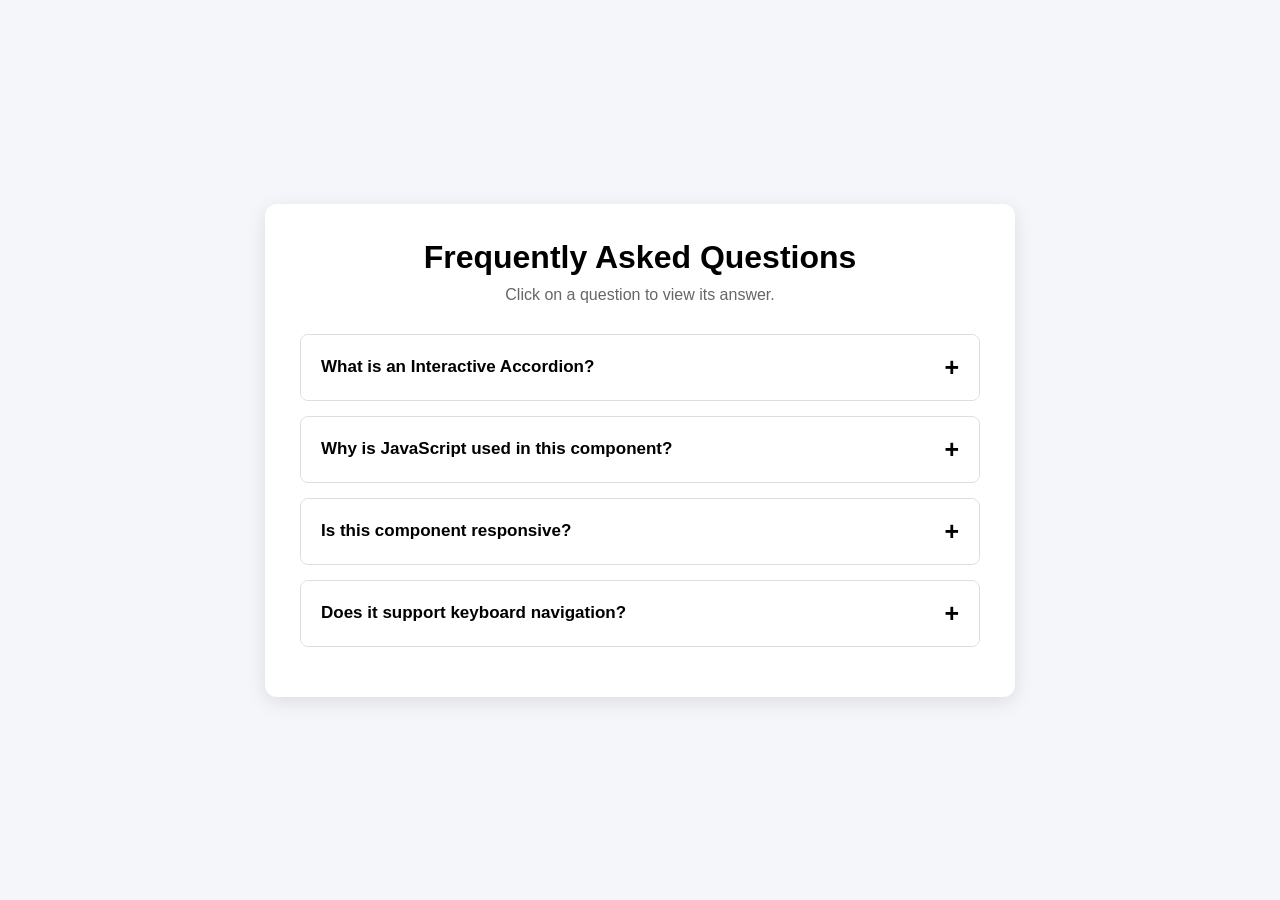
<file: Interactive-Accordion/index.html>
<!DOCTYPE html>
<html lang="en">
<head>
    <meta charset="UTF-8">
    <meta name="viewport" content="width=device-width, initial-scale=1.0">

    <meta http-equiv="X-UA-Compatible" content="IE=edge">

    <title>Interactive FAQ Accordion</title>

    <link rel="stylesheet" href="style.css">

    <noscript>
        <style>
            .accordion-content {
                display: block !important;
                max-height: none !important;
                padding: 15px 20px !important;
            }
        </style>
    </noscript>
</head>

<body>

    <main class="container">

        <section class="accordion-section">

            <h1>Frequently Asked Questions</h1>

            <p class="subtitle">
                Click on a question to view its answer.
            </p>

            <div class="accordion" id="accordion">

                <!-- Item 1 -->
                <div class="accordion-item">

                    <button
                        class="accordion-header"
                        aria-expanded="false"
                        aria-controls="content-1"
                        id="header-1">

                        <span>What is an Interactive Accordion?</span>

                        <span class="icon" aria-hidden="true">+</span>

                    </button>

                    <div
                        class="accordion-content"
                        id="content-1"
                        role="region"
                        aria-labelledby="header-1">

                        <p>
                            An interactive accordion is a user interface
                            component that allows users to expand and
                            collapse sections to view information.
                        </p>

                    </div>

                </div>


                <!-- Item 2 -->
                <div class="accordion-item">

                    <button
                        class="accordion-header"
                        aria-expanded="false"
                        aria-controls="content-2"
                        id="header-2">

                        <span>Why is JavaScript used in this component?</span>

                        <span class="icon" aria-hidden="true">+</span>

                    </button>

                    <div
                        class="accordion-content"
                        id="content-2"
                        role="region"
                        aria-labelledby="header-2">

                        <p>
                            JavaScript handles user interactions, DOM
                            manipulation, state changes, keyboard navigation,
                            and accessibility attributes.
                        </p>

                    </div>

                </div>


                <!-- Item 3 -->
                <div class="accordion-item">

                    <button
                        class="accordion-header"
                        aria-expanded="false"
                        aria-controls="content-3"
                        id="header-3">

                        <span>Is this component responsive?</span>

                        <span class="icon" aria-hidden="true">+</span>

                    </button>

                    <div
                        class="accordion-content"
                        id="content-3"
                        role="region"
                        aria-labelledby="header-3">

                        <p>
                            Yes. The layout automatically adjusts for mobile,
                            tablet, and desktop screens using responsive CSS.
                        </p>

                    </div>

                </div>


                <!-- Item 4 -->
                <div class="accordion-item">

                    <button
                        class="accordion-header"
                        aria-expanded="false"
                        aria-controls="content-4"
                        id="header-4">

                        <span>Does it support keyboard navigation?</span>

                        <span class="icon" aria-hidden="true">+</span>

                    </button>

                    <div
                        class="accordion-content"
                        id="content-4"
                        role="region"
                        aria-labelledby="header-4">

                        <p>
                            Yes. Users can navigate between accordion buttons
                            using Arrow Up, Arrow Down, Home, and End keys.
                        </p>

                    </div>

                </div>

            </div>

        </section>

    </main>

    <script src="script.js"></script>

</body>
</html>
</file>
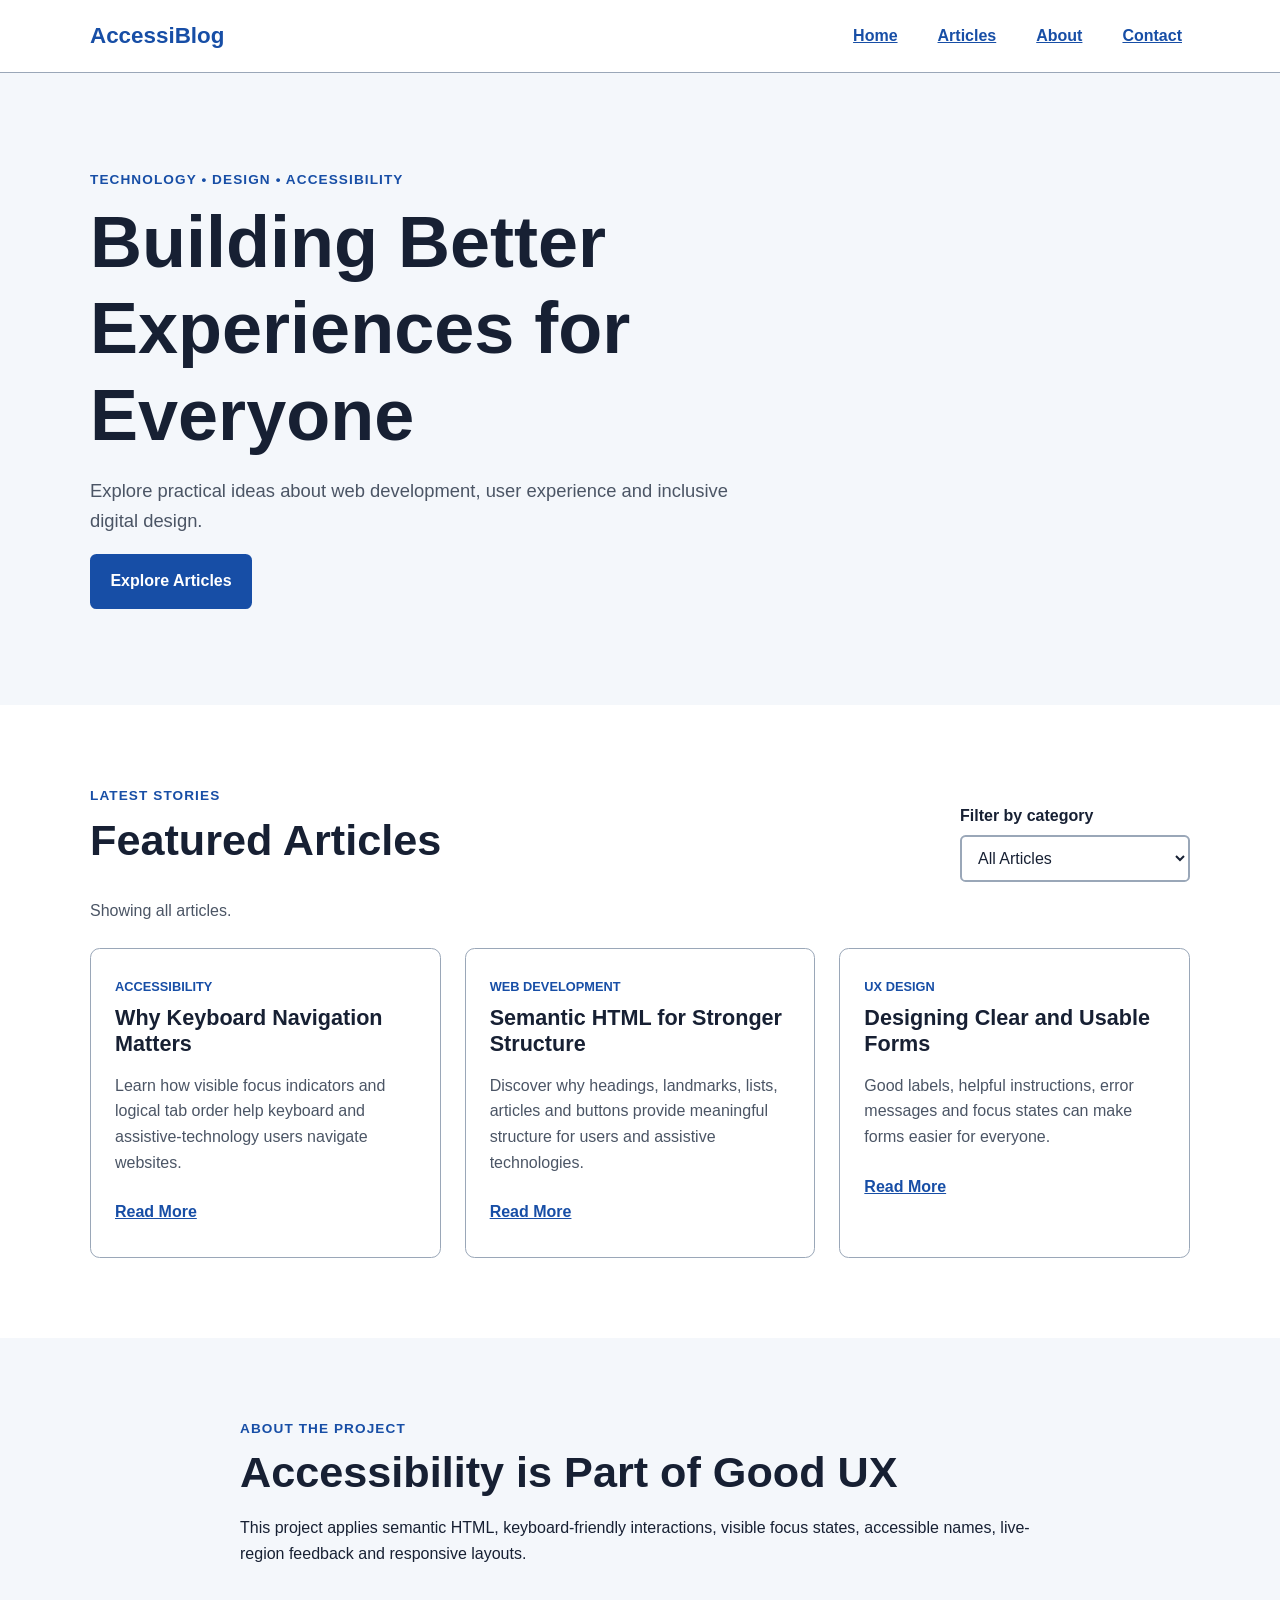
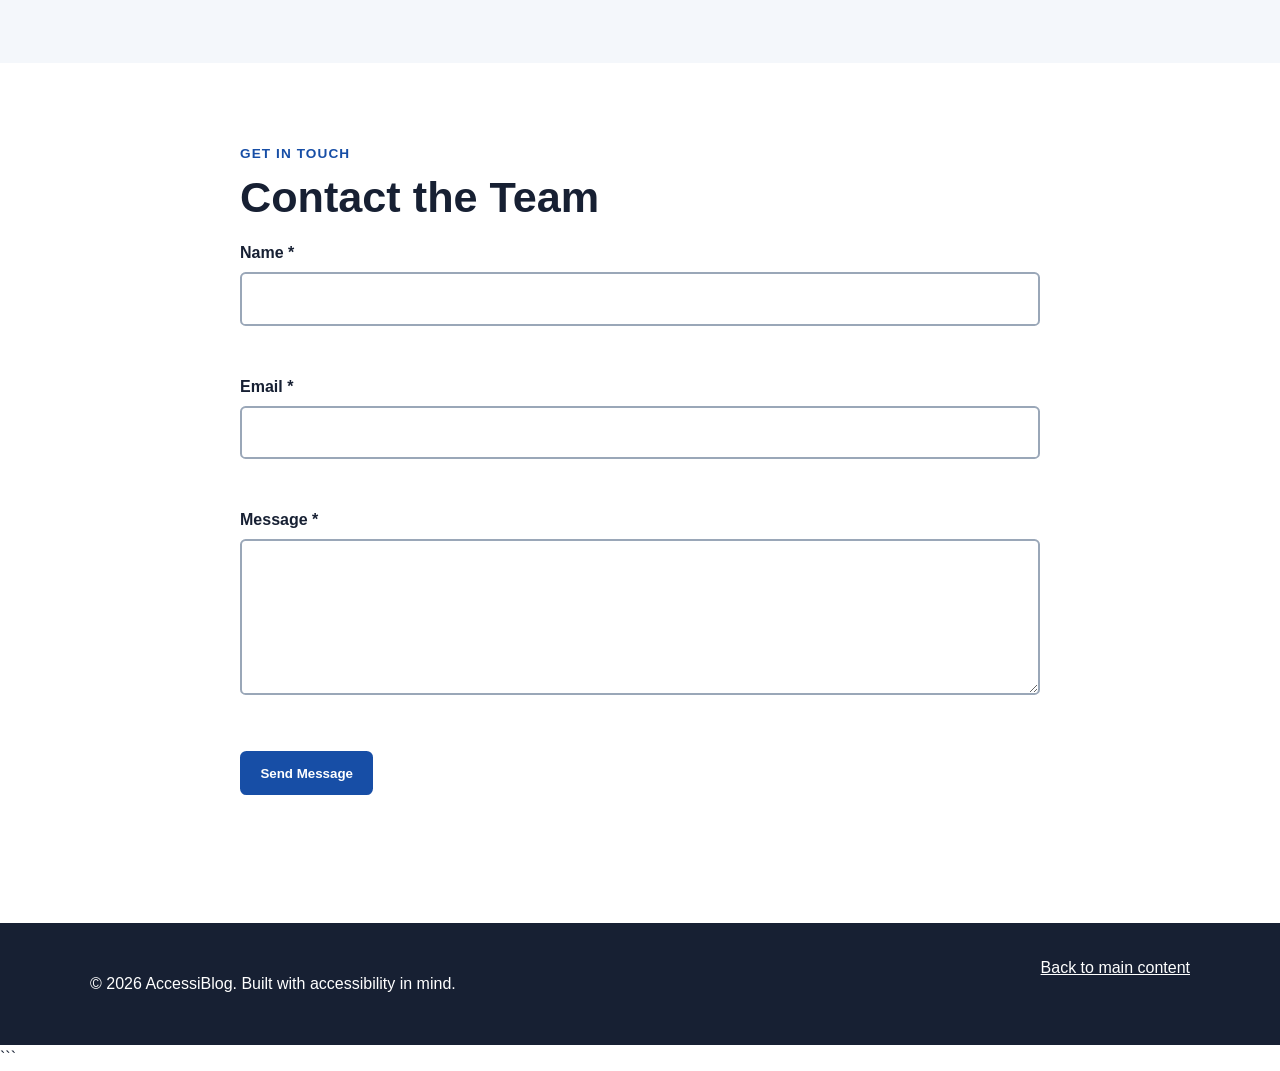
<file: Blog Page/idex.html>
<!DOCTYPE html>
<html lang="en">

<head>
    <meta charset="UTF-8">
    <meta name="viewport" content="width=device-width, initial-scale=1.0">

    <meta name="description"
        content="AccessiBlog - Technology, Web Development and Accessibility Blog">

    <title>AccessiBlog - Technology & Web Development</title>

    <link rel="stylesheet" href="style.css">
</head>

<body>

    <!-- Skip Link for Keyboard Users -->
    <a href="#main-content" class="skip-link">
        Skip to main content
    </a>

    <!-- Header -->
    <header class="site-header">

        <div class="container header-container">

            <a href="#home" class="logo" aria-label="AccessiBlog Home">
                AccessiBlog
            </a>

            <!-- Mobile Menu Button -->
            <button
                class="menu-toggle"
                type="button"
                aria-expanded="false"
                aria-controls="primary-navigation">

                <span class="sr-only">
                    Toggle navigation menu
                </span>

                <span aria-hidden="true">☰</span>

            </button>

            <!-- Navigation -->
            <nav
                id="primary-navigation"
                class="primary-nav"
                aria-label="Primary navigation">

                <ul>
                    <li>
                        <a href="#home">Home</a>
                    </li>

                    <li>
                        <a href="#articles">Articles</a>
                    </li>

                    <li>
                        <a href="#about">About</a>
                    </li>

                    <li>
                        <a href="#contact">Contact</a>
                    </li>
                </ul>

            </nav>

        </div>

    </header>


    <!-- Main Content -->
    <main id="main-content">

        <!-- Hero Section -->
        <section
            id="home"
            class="hero"
            aria-labelledby="hero-title">

            <div class="container">

                <p class="eyebrow">
                    Technology • Design • Accessibility
                </p>

                <h1 id="hero-title">
                    Building Better Experiences for Everyone
                </h1>

                <p>
                    Explore practical ideas about web development,
                    user experience and inclusive digital design.
                </p>

                <a href="#articles" class="button">
                    Explore Articles
                </a>

            </div>

        </section>


        <!-- Articles Section -->
        <section
            id="articles"
            class="articles-section"
            aria-labelledby="articles-title">

            <div class="container">

                <div class="section-heading">

                    <div>

                        <p class="eyebrow">
                            Latest Stories
                        </p>

                        <h2 id="articles-title">
                            Featured Articles
                        </h2>

                    </div>


                    <!-- Article Filter -->
                    <div class="filter-wrapper">

                        <label for="category-filter">
                            Filter by category
                        </label>

                        <select id="category-filter">

                            <option value="all">
                                All Articles
                            </option>

                            <option value="accessibility">
                                Accessibility
                            </option>

                            <option value="web">
                                Web Development
                            </option>

                            <option value="ux">
                                UX Design
                            </option>

                        </select>

                    </div>

                </div>


                <!-- Dynamic Status -->
                <div
                    id="article-status"
                    class="status"
                    role="status"
                    aria-live="polite">

                    Showing all articles.

                </div>


                <!-- Article Cards -->
                <div id="article-list" class="article-grid">


                    <!-- Article 1 -->
                    <article
                        class="card"
                        data-category="accessibility">

                        <div class="card-content">

                            <p class="tag">
                                Accessibility
                            </p>

                            <h3>
                                Why Keyboard Navigation Matters
                            </h3>

                            <p>
                                Learn how visible focus indicators
                                and logical tab order help keyboard
                                and assistive-technology users
                                navigate websites.
                            </p>

                            <button
                                class="read-more"
                                type="button"
                                aria-expanded="false"
                                aria-controls="article-1-details">

                                Read More

                            </button>

                            <div
                                id="article-1-details"
                                class="details"
                                hidden>

                                <p>
                                    A well-designed interface should
                                    allow users to reach every
                                    interactive control without
                                    requiring a mouse.
                                </p>

                            </div>

                        </div>

                    </article>


                    <!-- Article 2 -->
                    <article
                        class="card"
                        data-category="web">

                        <div class="card-content">

                            <p class="tag">
                                Web Development
                            </p>

                            <h3>
                                Semantic HTML for Stronger Structure
                            </h3>

                            <p>
                                Discover why headings, landmarks,
                                lists, articles and buttons provide
                                meaningful structure for users and
                                assistive technologies.
                            </p>

                            <button
                                class="read-more"
                                type="button"
                                aria-expanded="false"
                                aria-controls="article-2-details">

                                Read More

                            </button>

                            <div
                                id="article-2-details"
                                class="details"
                                hidden>

                                <p>
                                    Semantic elements communicate
                                    purpose and make pages easier
                                    to understand and navigate.
                                </p>

                            </div>

                        </div>

                    </article>


                    <!-- Article 3 -->
                    <article
                        class="card"
                        data-category="ux">

                        <div class="card-content">

                            <p class="tag">
                                UX Design
                            </p>

                            <h3>
                                Designing Clear and Usable Forms
                            </h3>

                            <p>
                                Good labels, helpful instructions,
                                error messages and focus states
                                can make forms easier for everyone.
                            </p>

                            <button
                                class="read-more"
                                type="button"
                                aria-expanded="false"
                                aria-controls="article-3-details">

                                Read More

                            </button>

                            <div
                                id="article-3-details"
                                class="details"
                                hidden>

                                <p>
                                    Clear form controls reduce
                                    confusion and improve usability
                                    for keyboard and screen-reader
                                    users.
                                </p>

                            </div>

                        </div>

                    </article>

                </div>

            </div>

        </section>


        <!-- About Section -->
        <section
            id="about"
            class="info-section"
            aria-labelledby="about-title">

            <div class="container narrow">

                <p class="eyebrow">
                    About the Project
                </p>

                <h2 id="about-title">
                    Accessibility is Part of Good UX
                </h2>

                <p>
                    This project applies semantic HTML,
                    keyboard-friendly interactions, visible
                    focus states, accessible names, live-region
                    feedback and responsive layouts.
                </p>

            </div>

        </section>


        <!-- Contact Section -->
        <section
            id="contact"
            class="contact-section"
            aria-labelledby="contact-title">

            <div class="container narrow">

                <p class="eyebrow">
                    Get in Touch
                </p>

                <h2 id="contact-title">
                    Contact the Team
                </h2>


                <form id="contact-form" novalidate>

                    <!-- Name -->
                    <div class="form-group">

                        <label for="name">
                            Name <span aria-hidden="true">*</span>
                        </label>

                        <input
                            id="name"
                            name="name"
                            type="text"
                            autocomplete="name"
                            required>

                        <p
                            id="name-error"
                            class="error"
                            aria-live="polite">
                        </p>

                    </div>


                    <!-- Email -->
                    <div class="form-group">

                        <label for="email">
                            Email <span aria-hidden="true">*</span>
                        </label>

                        <input
                            id="email"
                            name="email"
                            type="email"
                            autocomplete="email"
                            required>

                        <p
                            id="email-error"
                            class="error"
                            aria-live="polite">
                        </p>

                    </div>


                    <!-- Message -->
                    <div class="form-group">

                        <label for="message">
                            Message <span aria-hidden="true">*</span>
                        </label>

                        <textarea
                            id="message"
                            name="message"
                            rows="5"
                            required>
                        </textarea>

                        <p
                            id="message-error"
                            class="error"
                            aria-live="polite">
                        </p>

                    </div>


                    <button
                        type="submit"
                        class="button">

                        Send Message

                    </button>


                    <p
                        id="form-status"
                        class="status"
                        role="status"
                        aria-live="polite">
                    </p>

                </form>

            </div>

        </section>

    </main>


    <!-- Footer -->
    <footer class="site-footer">

        <div class="container footer-container">

            <p>
                © 2026 AccessiBlog.
                Built with accessibility in mind.
            </p>

            <a href="#main-content">
                Back to main content
            </a>

        </div>

    </footer>


    <script src="script.js"></script>

</body>

</html>
```
</file>
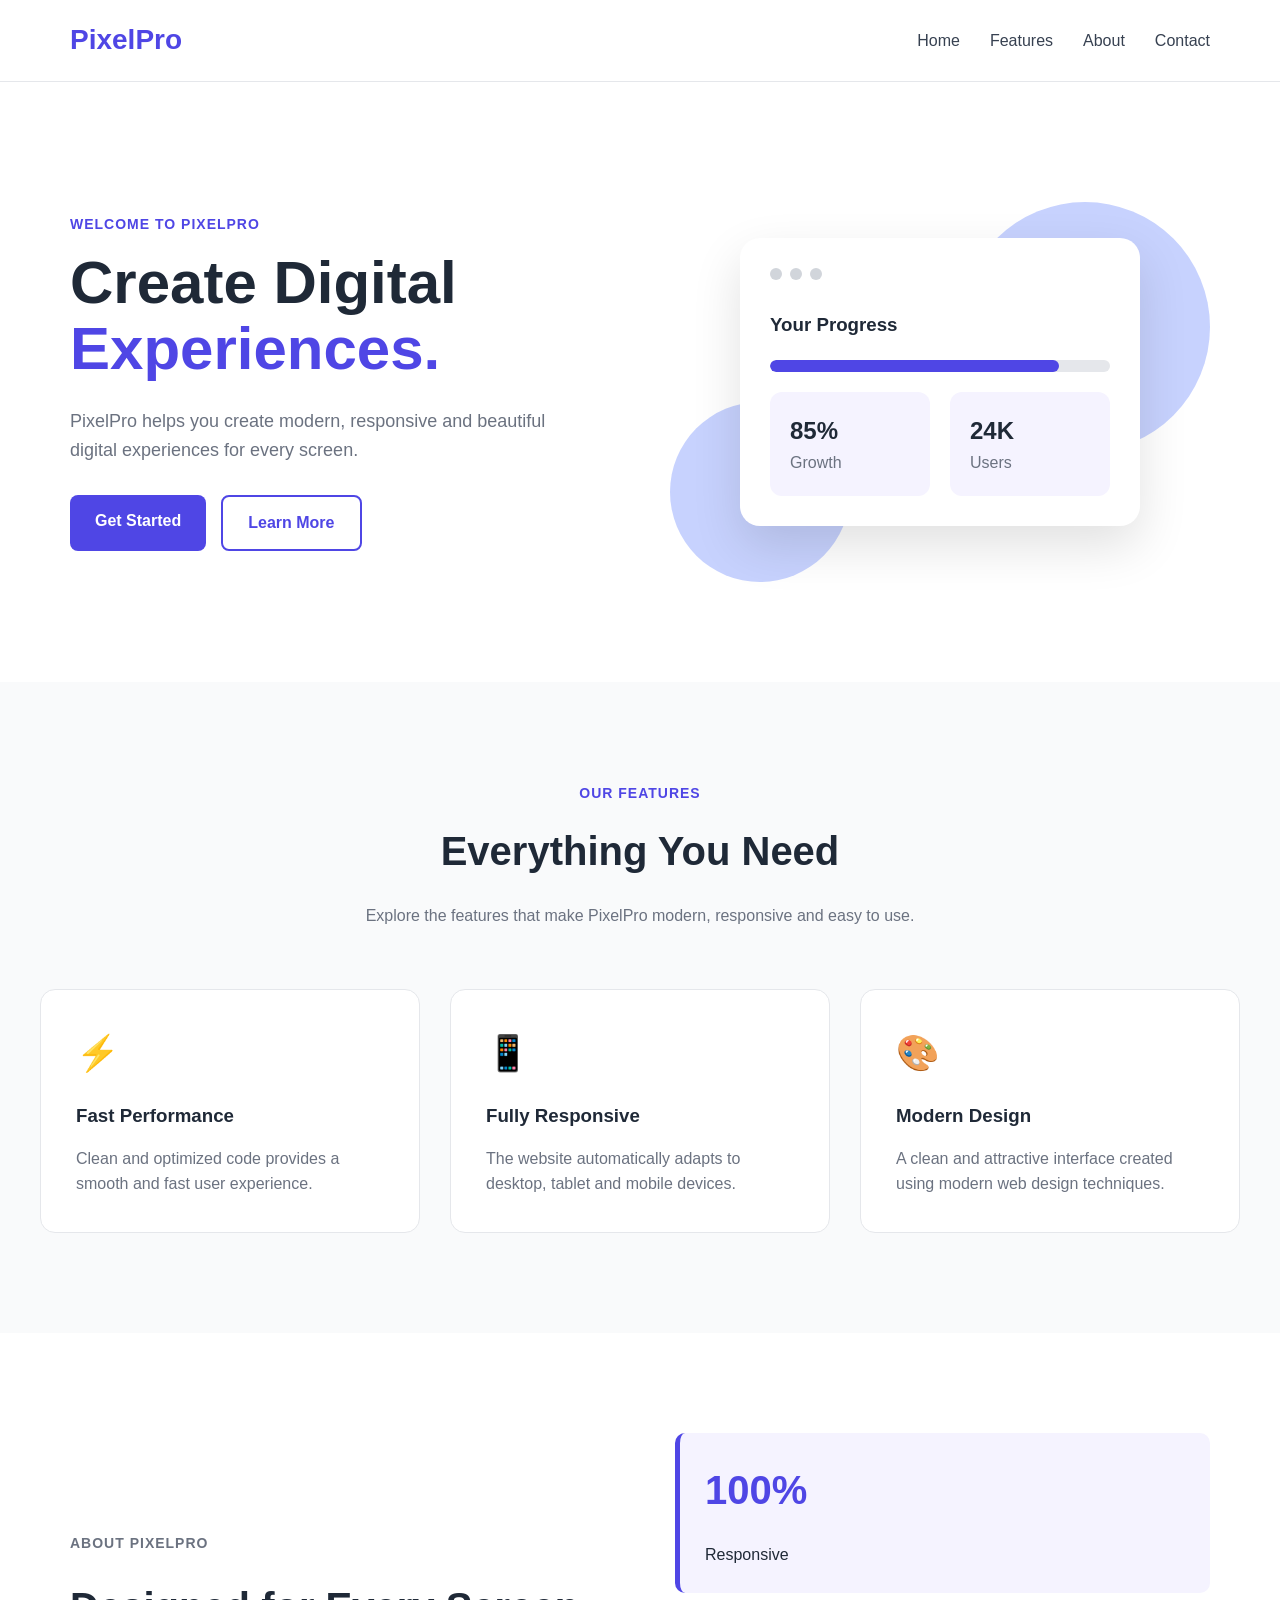
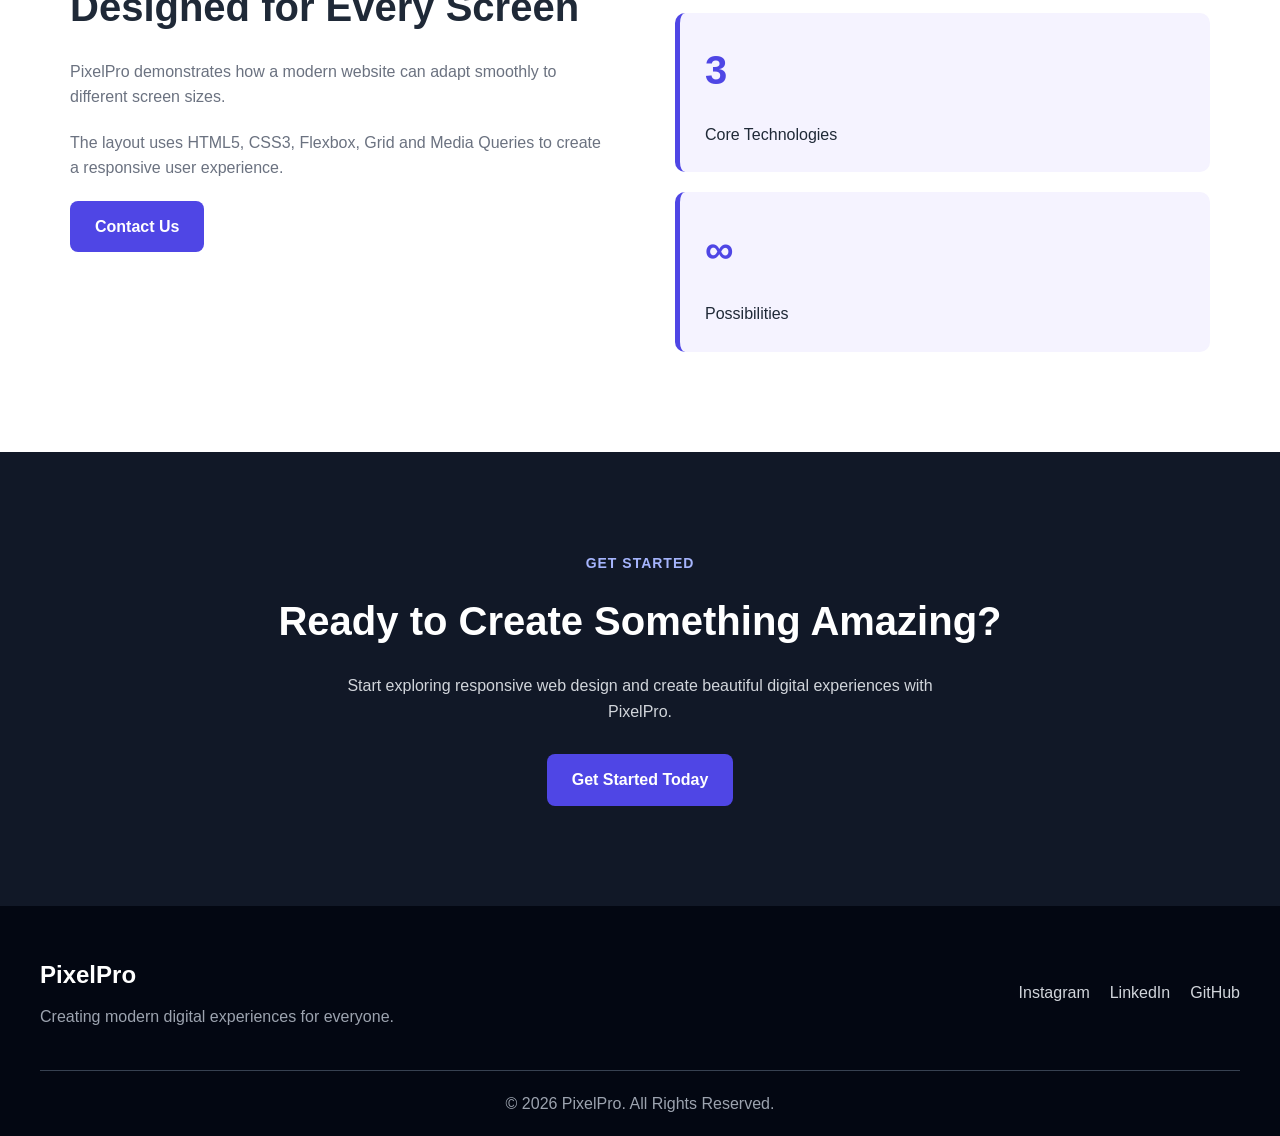
<file: Responsive Page/p.html>
<!DOCTYPE html>
<html lang="en">

<head>
    <meta charset="UTF-8">
    <meta name="viewport" content="width=device-width, initial-scale=1.0">

    <title>PixelPro - Responsive Landing Page</title>

    <!-- CSS File -->
    <link rel="stylesheet" href="style.css">
</head>

<body>

    <!-- ================= HEADER ================= -->
    <header>
        <nav class="navbar">

            <!-- Website Logo -->
            <div class="logo">PixelPro</div>

            <!-- Navigation Links -->
            <ul class="nav-links" id="navLinks">
                <li><a href="#home">Home</a></li>
                <li><a href="#features">Features</a></li>
                <li><a href="#about">About</a></li>
                <li><a href="#contact">Contact</a></li>
            </ul>

            <!-- Mobile Menu Button -->
            <button class="menu-btn" id="menuBtn" aria-label="Toggle menu">
                ☰
            </button>

        </nav>
    </header>


    <!-- ================= MAIN CONTENT ================= -->
    <main>

        <!-- ================= HERO SECTION ================= -->
        <section class="hero" id="home">

            <!-- Hero Text -->
            <div class="hero-content">

                <p class="tag">WELCOME TO PIXELPRO</p>

                <h1>
                    Create Digital
                    <span>Experiences.</span>
                </h1>

                <p class="hero-text">
                    PixelPro helps you create modern, responsive and
                    beautiful digital experiences for every screen.
                </p>

                <div class="hero-buttons">

                    <a href="#features" class="btn primary-btn">
                        Get Started
                    </a>

                    <a href="#about" class="btn secondary-btn">
                        Learn More
                    </a>

                </div>

            </div>


            <!-- Hero Visual -->
            <div class="hero-image">

                <div class="circle circle-one"></div>
                <div class="circle circle-two"></div>

                <div class="dashboard">

                    <div class="dashboard-header">
                        <div></div>
                        <div></div>
                        <div></div>
                    </div>

                    <h3>Your Progress</h3>

                    <div class="progress-bar">
                        <div class="progress"></div>
                    </div>

                    <div class="stats">

                        <div class="stat-card">
                            <h2>85%</h2>
                            <p>Growth</p>
                        </div>

                        <div class="stat-card">
                            <h2>24K</h2>
                            <p>Users</p>
                        </div>

                    </div>

                </div>

            </div>

        </section>


        <!-- ================= FEATURES SECTION ================= -->
        <section class="features" id="features">

            <div class="section-heading">

                <p class="tag">OUR FEATURES</p>

                <h2>Everything You Need</h2>

                <p>
                    Explore the features that make PixelPro modern,
                    responsive and easy to use.
                </p>

            </div>


            <!-- Feature Cards -->
            <div class="feature-container">

                <article class="feature-card">

                    <div class="feature-icon">⚡</div>

                    <h3>Fast Performance</h3>

                    <p>
                        Clean and optimized code provides a smooth
                        and fast user experience.
                    </p>

                </article>


                <article class="feature-card">

                    <div class="feature-icon">📱</div>

                    <h3>Fully Responsive</h3>

                    <p>
                        The website automatically adapts to desktop,
                        tablet and mobile devices.
                    </p>

                </article>


                <article class="feature-card">

                    <div class="feature-icon">🎨</div>

                    <h3>Modern Design</h3>

                    <p>
                        A clean and attractive interface created
                        using modern web design techniques.
                    </p>

                </article>

            </div>

        </section>


        <!-- ================= ABOUT SECTION ================= -->
        <section class="about" id="about">

            <div class="about-content">

                <p class="tag">ABOUT PIXELPRO</p>

                <h2>
                    Designed for Every Screen
                </h2>

                <p>
                    PixelPro demonstrates how a modern website can adapt
                    smoothly to different screen sizes.
                </p>

                <p>
                    The layout uses HTML5, CSS3, Flexbox, Grid and Media
                    Queries to create a responsive user experience.
                </p>

                <a href="#contact" class="btn primary-btn">
                    Contact Us
                </a>

            </div>


            <!-- About Statistics -->
            <div class="about-box">

                <div class="about-item">
                    <h2>100%</h2>
                    <p>Responsive</p>
                </div>

                <div class="about-item">
                    <h2>3</h2>
                    <p>Core Technologies</p>
                </div>

                <div class="about-item">
                    <h2>∞</h2>
                    <p>Possibilities</p>
                </div>

            </div>

        </section>


        <!-- ================= CONTACT SECTION ================= -->
        <section class="contact" id="contact">

            <p class="tag">GET STARTED</p>

            <h2>
                Ready to Create Something Amazing?
            </h2>

            <p>
                Start exploring responsive web design and create
                beautiful digital experiences with PixelPro.
            </p>

            <a href="mailto:hello@example.com" class="btn primary-btn">
                Get Started Today
            </a>

        </section>

    </main>


    <!-- ================= FOOTER ================= -->
    <footer>

        <div class="footer-content">

            <div>

                <h2>PixelPro</h2>

                <p>
                    Creating modern digital experiences for everyone.
                </p>

            </div>


            <!-- Social Links -->
            <div class="social-links">

                <a href="#">Instagram</a>
                <a href="#">LinkedIn</a>
                <a href="#">GitHub</a>

            </div>

        </div>


        <div class="footer-bottom">

            <p>
                © 2026 PixelPro. All Rights Reserved.
            </p>

        </div>

    </footer>


    <!-- JavaScript File -->
    <script src="script.js"></script>

</body>

</html>
</file>
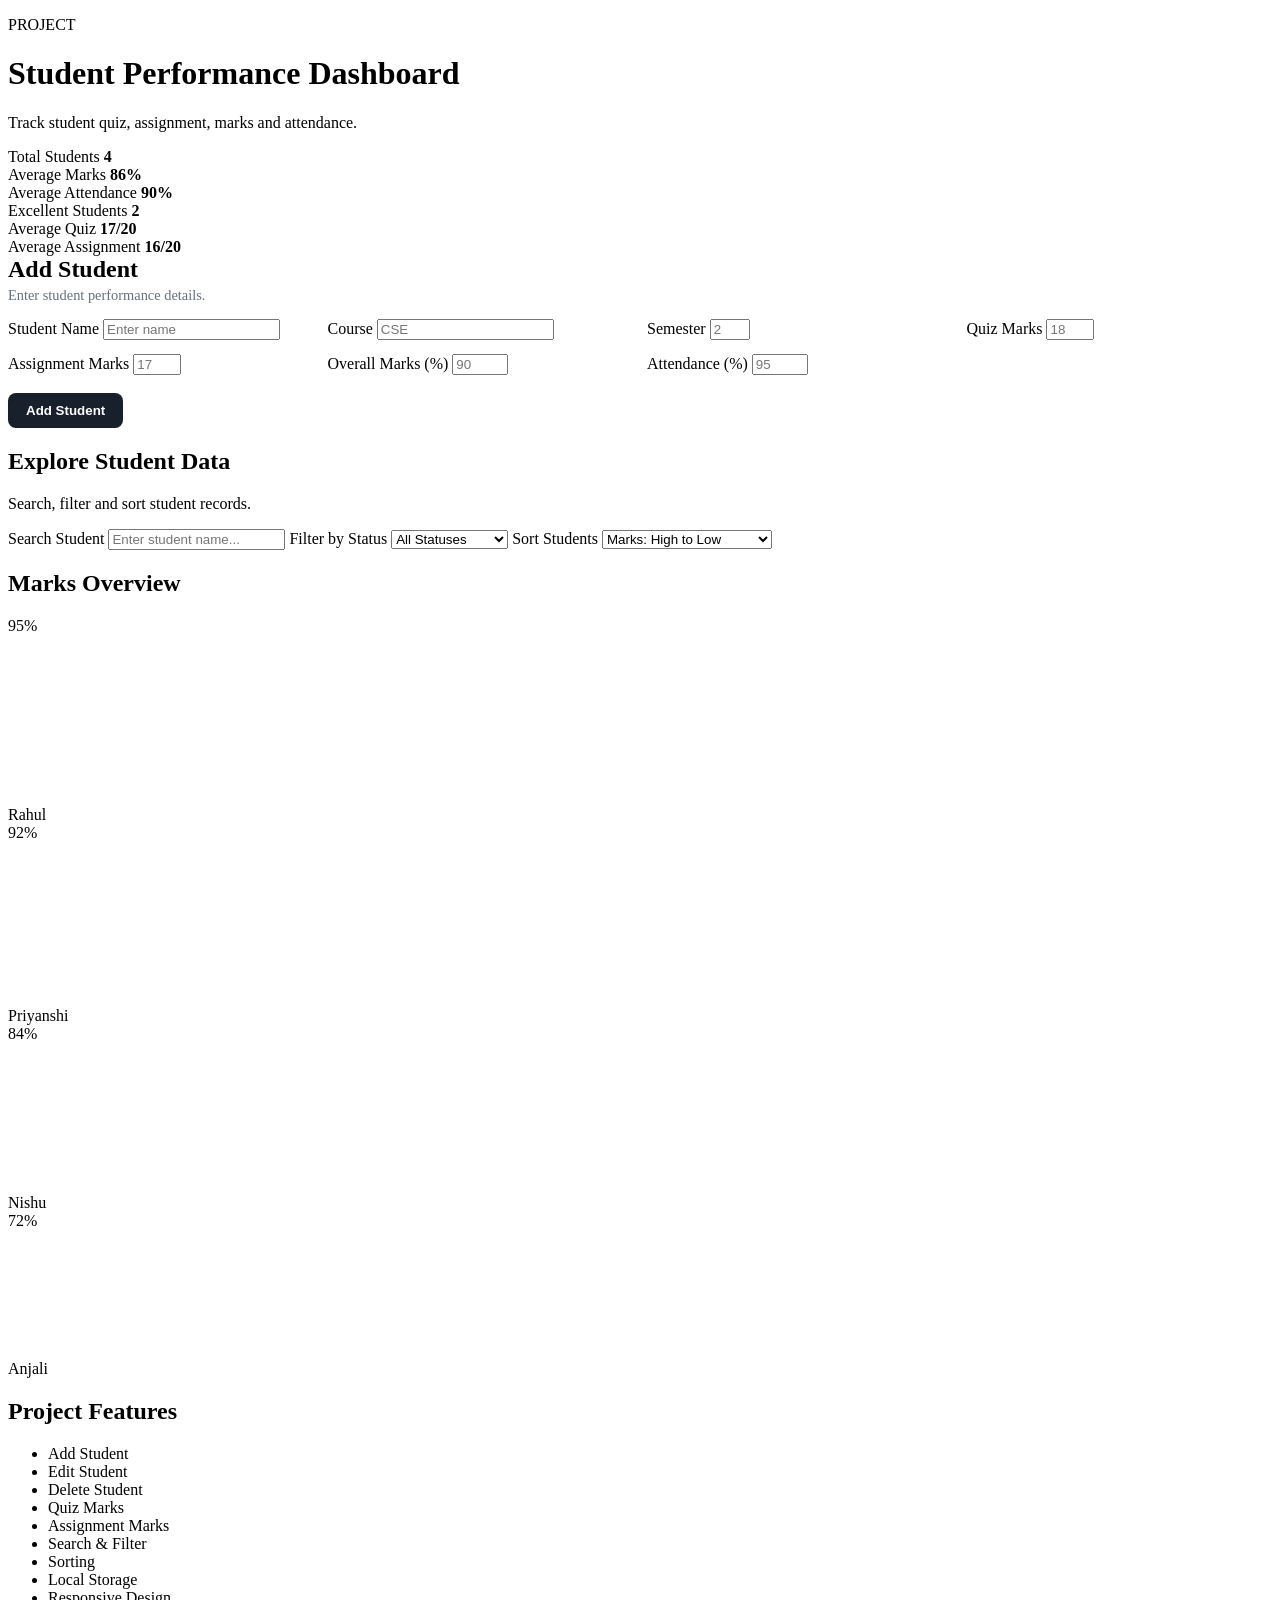
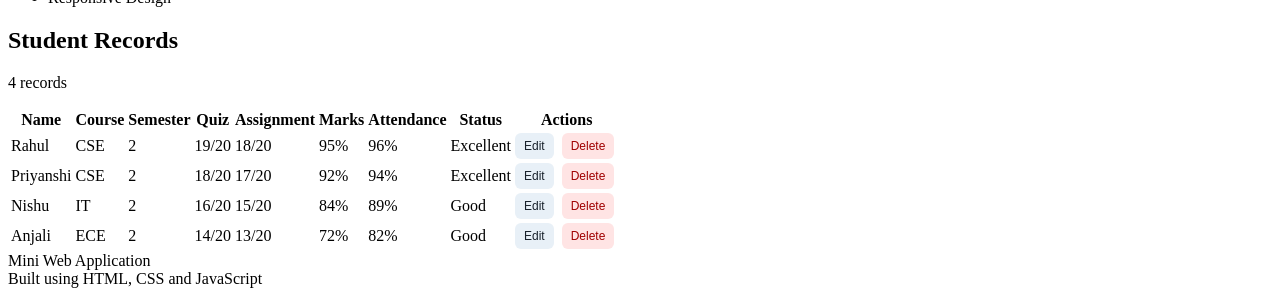
<file: Student Performance Dashboard/w.html>
<!DOCTYPE html>
<html lang="en">

<head>
    <meta charset="UTF-8">
    <meta name="viewport" content="width=device-width, initial-scale=1.0">

    <meta name="description"
        content="Student Performance Dashboard with quiz, assignment, marks and attendance tracking.">

    <title>Student Performance Dashboard</title>

    <link rel="stylesheet" href="w.css">
</head>

<body>

    <!-- Header -->
    <header class="topbar">
        <div class="header-content">
            <p class="eyebrow"> PROJECT</p>

            <h1>Student Performance Dashboard</h1>

            <p class="subtitle">
                Track student quiz, assignment, marks and attendance.
            </p>
        </div>
    </header>


    <!-- Main Content -->
    <main class="container">

        <!-- Summary Cards -->
        <section class="stats">

            <article class="card stat">
                <span>Total Students</span>
                <strong id="totalStudents">0</strong>
            </article>

            <article class="card stat">
                <span>Average Marks</span>
                <strong id="avgMarks">0%</strong>
            </article>

            <article class="card stat">
                <span>Average Attendance</span>
                <strong id="avgAttendance">0%</strong>
            </article>

            <article class="card stat">
                <span>Excellent Students</span>
                <strong id="excellent">0</strong>
            </article>

            <article class="card stat">
                <span>Average Quiz</span>
                <strong id="avgQuiz">0/20</strong>
            </article>

            <article class="card stat">
                <span>Average Assignment</span>
                <strong id="avgAssignment">0/20</strong>
            </article>

        </section>


        <!-- Add Student -->
        <section class="card add-student">

            <h2>Add Student</h2>

            <p class="form-info">
                Enter student performance details.
            </p>

            <form id="studentForm">

                <div class="form-grid">

                    <label>
                        Student Name
                        <input
                            type="text"
                            id="studentName"
                            placeholder="Enter name"
                            required>
                    </label>

                    <label>
                        Course
                        <input
                            type="text"
                            id="course"
                            placeholder="CSE"
                            required>
                    </label>

                    <label>
                        Semester
                        <input
                            type="number"
                            id="semester"
                            min="1"
                            max="8"
                            placeholder="2"
                            required>
                    </label>

                    <label>
                        Quiz Marks
                        <input
                            type="number"
                            id="quiz"
                            min="0"
                            max="20"
                            placeholder="18"
                            required>
                    </label>

                    <label>
                        Assignment Marks
                        <input
                            type="number"
                            id="assignment"
                            min="0"
                            max="20"
                            placeholder="17"
                            required>
                    </label>

                    <label>
                        Overall Marks (%)
                        <input
                            type="number"
                            id="marks"
                            min="0"
                            max="100"
                            placeholder="90"
                            required>
                    </label>

                    <label>
                        Attendance (%)
                        <input
                            type="number"
                            id="attendance"
                            min="0"
                            max="100"
                            placeholder="95"
                            required>
                    </label>

                </div>

                <div class="form-buttons">

                    <button
                        type="submit"
                        class="btn primary"
                        id="submitBtn">
                        Add Student
                    </button>

                    <button
                        type="button"
                        class="btn secondary"
                        id="cancelBtn"
                        style="display:none;">
                        Cancel
                    </button>

                </div>

            </form>

        </section>


        <!-- Search and Filter -->
        <section class="card controls">

            <div class="control-info">

                <h2>Explore Student Data</h2>

                <p>
                    Search, filter and sort student records.
                </p>

            </div>


            <div class="control-grid">

                <label>
                    Search Student

                    <input
                        type="search"
                        id="search"
                        placeholder="Enter student name...">
                </label>


                <label>
                    Filter by Status

                    <select id="statusFilter">

                        <option value="All">
                            All Statuses
                        </option>

                        <option value="Excellent">
                            Excellent
                        </option>

                        <option value="Good">
                            Good
                        </option>

                        <option value="Needs Attention">
                            Needs Attention
                        </option>

                    </select>

                </label>


                <label>
                    Sort Students

                    <select id="sortBy">

                        <option value="marks-desc">
                            Marks: High to Low
                        </option>

                        <option value="marks-asc">
                            Marks: Low to High
                        </option>

                        <option value="quiz-desc">
                            Quiz: High to Low
                        </option>

                        <option value="quiz-asc">
                            Quiz: Low to High
                        </option>

                        <option value="assignment-desc">
                            Assignment: High to Low
                        </option>

                        <option value="assignment-asc">
                            Assignment: Low to High
                        </option>

                        <option value="attendance-desc">
                            Attendance: High to Low
                        </option>

                        <option value="name-asc">
                            Name: A to Z
                        </option>

                    </select>

                </label>

            </div>

        </section>


        <!-- Chart + Features -->
        <section class="grid-two">

            <article class="card chart-card">

                <h2>Marks Overview</h2>

                <div
                    id="chart"
                    class="chart">
                </div>

            </article>


            <article class="card info-card">

                <h2>Project Features</h2>

                <ul>

                    <li>Add Student</li>

                    <li>Edit Student</li>

                    <li>Delete Student</li>

                    <li>Quiz Marks</li>

                    <li>Assignment Marks</li>

                    <li>Search & Filter</li>

                    <li>Sorting</li>

                    <li>Local Storage</li>

                    <li>Responsive Design</li>

                </ul>

            </article>

        </section>


        <!-- Student Records -->
        <section class="card table-card">

            <div class="table-heading">

                <div>

                    <h2>
                        Student Records
                    </h2>

                    <p id="resultCount">
                        0 records
                    </p>

                </div>

            </div>


            <div class="table-wrap">

                <table>

                    <thead>

                        <tr>

                            <th>Name</th>

                            <th>Course</th>

                            <th>Semester</th>

                            <th>Quiz</th>

                            <th>Assignment</th>

                            <th>Marks</th>

                            <th>Attendance</th>

                            <th>Status</th>

                            <th>Actions</th>

                        </tr>

                    </thead>


                    <tbody id="tableBody">
                    </tbody>

                </table>

            </div>

        </section>

    </main>


    <!-- Footer -->
    <footer>

         Mini Web Application
        <br>

        Built using HTML, CSS and JavaScript

    </footer>


    <script src="w.js"></script>

</body>

</html>
</file>
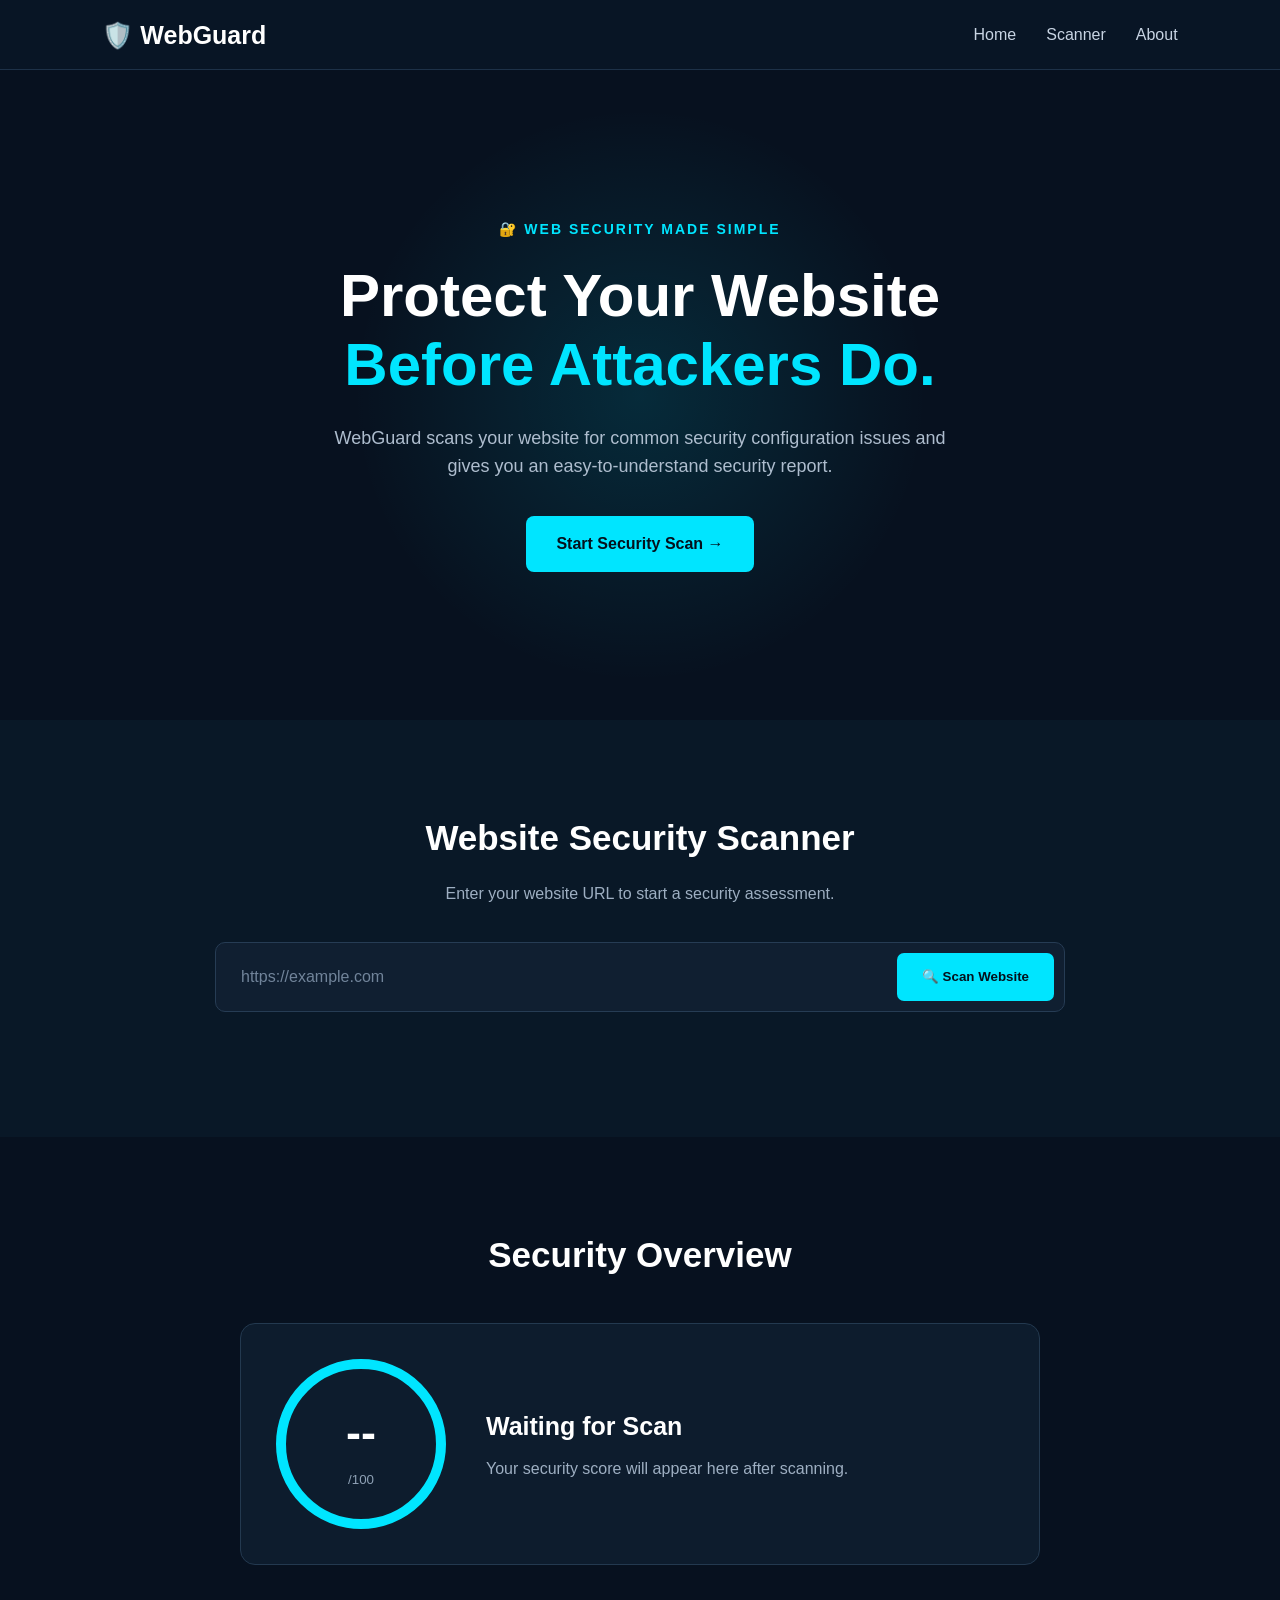
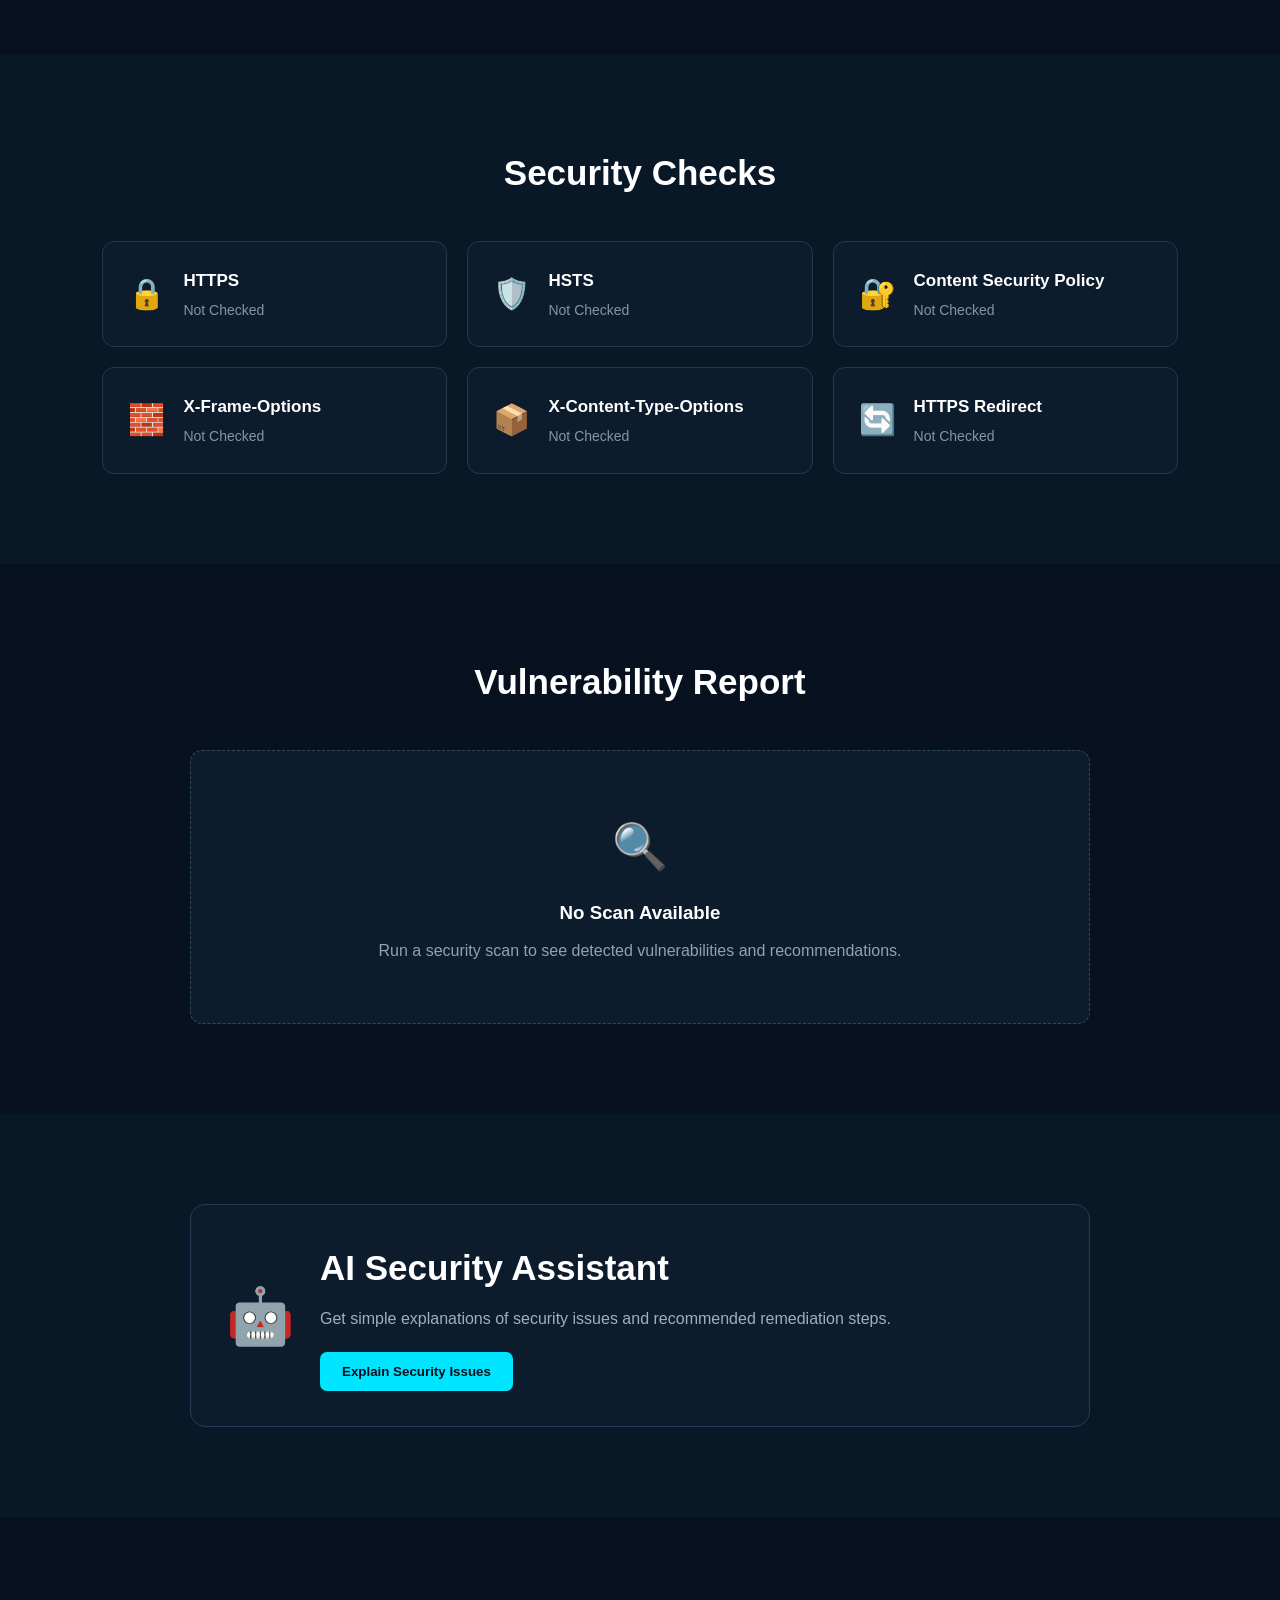
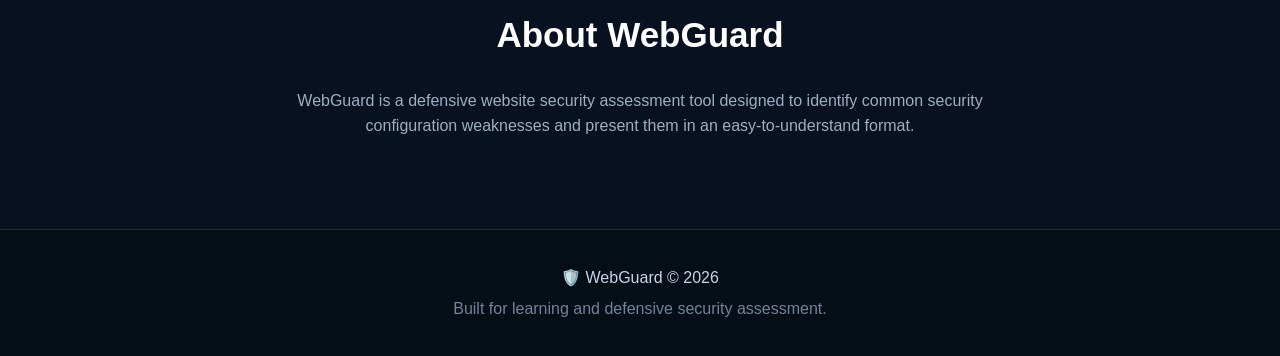
<file: WebGuard/w.html>
<!DOCTYPE html>
<html lang="en">

<head>
    <meta charset="UTF-8">
    <meta name="viewport" content="width=device-width, initial-scale=1.0">

    <title>WebGuard - Website Security Scanner</title>

    <link rel="stylesheet" href="w.css">
</head>

<body>

    <!-- Navigation -->
    <nav class="navbar">

        <div class="logo">
            🛡️ WebGuard
        </div>

        <div class="nav-links">
            <a href="#home">Home</a>
            <a href="#scanner">Scanner</a>
            <a href="#about">About</a>
        </div>

    </nav>


    <!-- Hero Section -->
    <section class="hero" id="home">

        <div class="hero-content">

            <p class="tagline">
                🔐 WEB SECURITY MADE SIMPLE
            </p>

            <h1>
                Protect Your Website
                <span>Before Attackers Do.</span>
            </h1>

            <p class="description">
                WebGuard scans your website for common security
                configuration issues and gives you an easy-to-understand
                security report.
            </p>

            <a href="#scanner" class="start-btn">
                Start Security Scan →
            </a>

        </div>

    </section>


    <!-- Scanner Section -->
    <section class="scanner-section" id="scanner">

        <div class="scanner-container">

            <h2>
                Website Security Scanner
            </h2>

            <p>
                Enter your website URL to start a security assessment.
            </p>

            <div class="scanner-box">

                <input
                    type="url"
                    class="url-input"
                    placeholder="https://example.com"
                    id="websiteUrl"
                >

                <button class="scan-btn" id="scanButton">
                    🔍 Scan Website
                </button>

            </div>

            <p class="scan-message" id="scanMessage"></p>

        </div>

    </section>


    <!-- Security Score Section -->
    <section class="dashboard">

        <h2>
            Security Overview
        </h2>

        <div class="score-card">

            <div class="score-circle">
                <span id="securityScore">--</span>
                <small>/100</small>
            </div>

            <div class="score-info">

                <h3 id="riskLevel">
                    Waiting for Scan
                </h3>

                <p>
                    Your security score will appear here
                    after scanning.
                </p>

            </div>

        </div>

    </section>


    <!-- Security Checks -->
    <section class="checks-section">

        <h2>
            Security Checks
        </h2>

        <div class="checks-container">

            <div class="check-card">

                <div class="check-icon">
                    🔒
                </div>

                <div>
                    <h3>HTTPS</h3>
                    <p id="httpsStatus">
                        Not Checked
                    </p>
                </div>

            </div>


            <div class="check-card">

                <div class="check-icon">
                    🛡️
                </div>

                <div>
                    <h3>HSTS</h3>
                    <p id="hstsStatus">
                        Not Checked
                    </p>
                </div>

            </div>


            <div class="check-card">

                <div class="check-icon">
                    🔐
                </div>

                <div>
                    <h3>Content Security Policy</h3>
                    <p id="cspStatus">
                        Not Checked
                    </p>
                </div>

            </div>


            <div class="check-card">

                <div class="check-icon">
                    🧱
                </div>

                <div>
                    <h3>X-Frame-Options</h3>
                    <p id="frameStatus">
                        Not Checked
                    </p>
                </div>

            </div>


            <div class="check-card">

                <div class="check-icon">
                    📦
                </div>

                <div>
                    <h3>X-Content-Type-Options</h3>
                    <p id="contentTypeStatus">
                        Not Checked
                    </p>
                </div>

            </div>


            <div class="check-card">

                <div class="check-icon">
                    🔄
                </div>

                <div>
                    <h3>HTTPS Redirect</h3>
                    <p id="redirectStatus">
                        Not Checked
                    </p>
                </div>

            </div>

        </div>

    </section>


    <!-- Vulnerability Report -->
    <section class="report-section">

        <h2>
            Vulnerability Report
        </h2>

        <div class="report-container" id="reportContainer">

            <div class="empty-report">

                <div class="report-icon">
                    🔍
                </div>

                <h3>
                    No Scan Available
                </h3>

                <p>
                    Run a security scan to see detected
                    vulnerabilities and recommendations.
                </p>

            </div>

        </div>

    </section>


    <!-- AI Explanation -->
    <section class="ai-section">

        <div class="ai-container">

            <div class="ai-icon">
                🤖
            </div>

            <div class="ai-content">

                <h2>
                    AI Security Assistant
                </h2>

                <p>
                    Get simple explanations of security issues
                    and recommended remediation steps.
                </p>

                <button class="ai-btn" id="aiButton">
                    Explain Security Issues
                </button>

            </div>

        </div>

    </section>


    <!-- About -->
    <section class="about-section" id="about">

        <h2>
            About WebGuard
        </h2>

        <p>
            WebGuard is a defensive website security assessment
            tool designed to identify common security configuration
            weaknesses and present them in an easy-to-understand format.
        </p>

    </section>


    <!-- Footer -->
    <footer>

        <p>
            🛡️ WebGuard © 2026
        </p>

        <p>
            Built for learning and defensive security assessment.
        </p>

    </footer>


    <script src="w.js"></script>

</body>

</html>
</file>
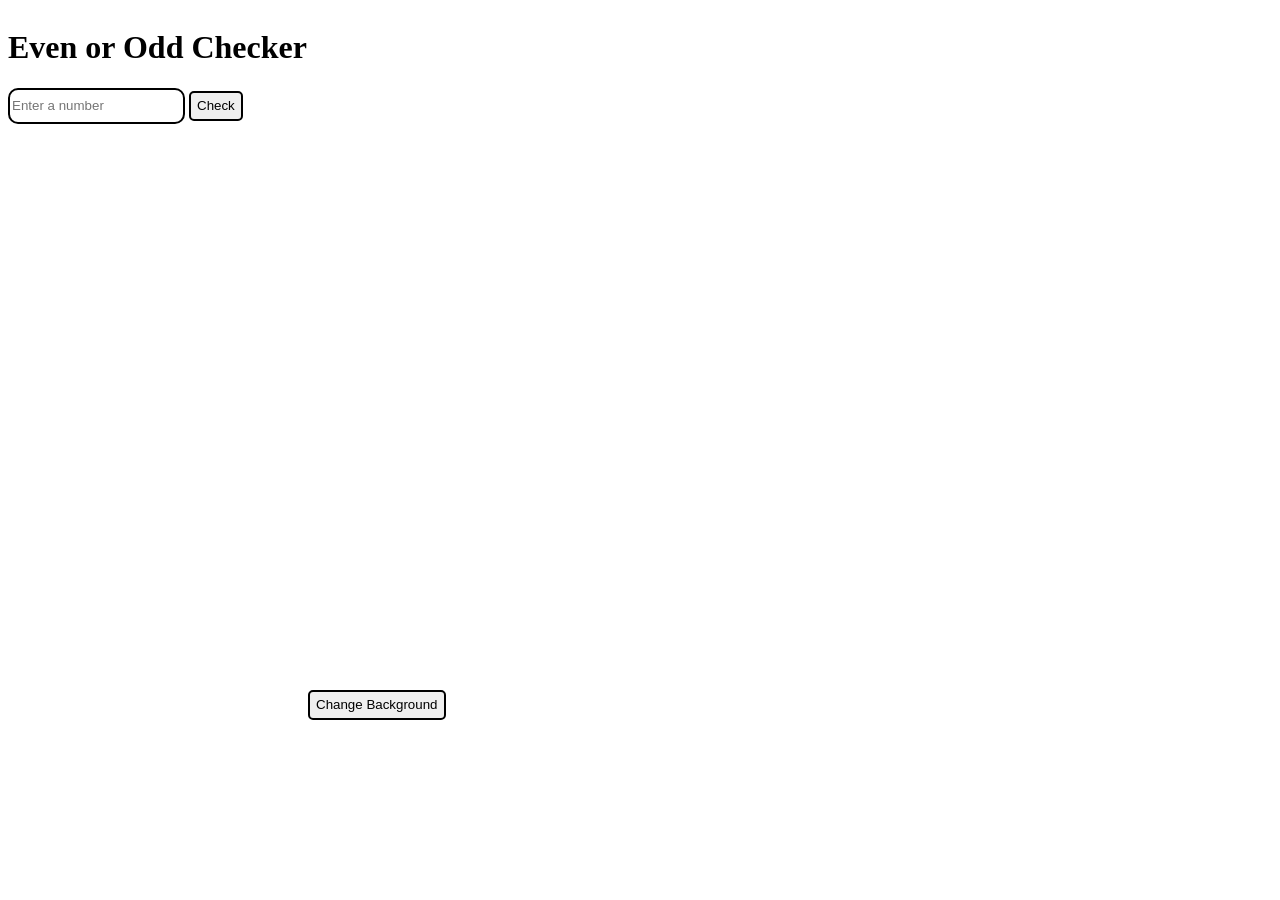
<file: Odd/Odd Even Checker/file.html>
<!DOCTYPE html>
<html lang="en">
<head>
    <meta charset="UTF-8">
    <meta name="viewport" content="width=device-width, initial-scale=1.0">
    <title>Even Odd Checker</title>

    <link rel="stylesheet" href="first.css">
</head>

<body>

    <div class="container">

        <h1>Even or Odd Checker</h1>

        <input 
            type="number" 
            class="input" 
            placeholder="Enter a number"
        >

        <button class="button">Check</button>

        <p class="result"></p>

        <button class="bg">Change Background</button>

    </div>

    <script src="first.js"></script>

</body>
</html>
</file>
<file: Interactive-Accordion/style.css>
/* Basic Reset */

* {
    margin: 0;
    padding: 0;
    box-sizing: border-box;
}


/* Body Styling */

body {
    font-family: Arial, sans-serif;
    background: #f4f6f9;
    min-height: 100vh;

    display: flex;
    justify-content: center;
    align-items: center;

    padding: 20px;
}


/* Main Container */

.container {
    width: 100%;
    max-width: 750px;
}


/* Accordion Section */

.accordion-section {
    background: white;

    padding: 35px;

    border-radius: 12px;

    box-shadow: 0 5px 20px rgba(0, 0, 0, 0.1);
}


/* Heading */

h1 {
    text-align: center;
    margin-bottom: 10px;

    font-size: 32px;
}


/* Subtitle */

.subtitle {
    text-align: center;
    color: #666;

    margin-bottom: 30px;
}


/* Accordion Item */

.accordion-item {
    border: 1px solid #ddd;

    border-radius: 8px;

    margin-bottom: 15px;

    overflow: hidden;
}


/* Accordion Button */

.accordion-header {
    width: 100%;

    border: none;

    background: #ffffff;

    padding: 18px 20px;

    font-size: 17px;

    font-weight: bold;

    display: flex;

    justify-content: space-between;

    align-items: center;

    cursor: pointer;

    text-align: left;

    transition: background 0.3s ease;
}


/* Hover Effect */

.accordion-header:hover {
    background: #f0f3f7;
}


/* Focus for Accessibility */

.accordion-header:focus {
    outline: 3px solid #555;
    outline-offset: -3px;
}


/* Active Accordion */

.accordion-item.active .accordion-header {
    background: #222;
    color: white;
}


/* Plus / Minus Icon */

.icon {
    font-size: 25px;

    transition: transform 0.3s ease;
}


/* Rotate Icon */

.accordion-item.active .icon {
    transform: rotate(45deg);
}


/* Accordion Content */

.accordion-content {
    max-height: 0;

    overflow: hidden;

    transition:
        max-height 0.4s ease,
        padding 0.3s ease;

    background: #fafafa;
}


/* Content Text */

.accordion-content p {
    padding: 0 20px 20px;

    line-height: 1.6;

    color: #444;
}


/* Responsive Design */

@media screen and (max-width: 600px) {

    body {
        padding: 10px;
    }

    .accordion-section {
        padding: 20px;
    }

    h1 {
        font-size: 25px;
    }

    .accordion-header {
        font-size: 15px;
        padding: 15px;
    }

    .accordion-content p {
        padding: 0 15px 15px;
    }
}


/* Reduced Motion Support */

@media (prefers-reduced-motion: reduce) {

    * {
        transition: none !important;
        scroll-behavior: auto !important;
    }

}
</file>
<file: Blog Page/style.css>
:root {
    --bg: #ffffff;
    --surface: #f4f7fb;
    --text: #172033;
    --muted: #4b5565;
    --primary: #174ea6;
    --primary-dark: #103a7c;
    --border: #9aa7b8;
    --focus: #ffbf00;
    --error: #b42318;
    --max-width: 1100px;
}


/* ---------- Basic Reset ---------- */

* {
    box-sizing: border-box;
}

html {
    scroll-behavior: smooth;
}

body {
    margin: 0;
    font-family: Arial, Helvetica, sans-serif;
    line-height: 1.6;
    color: var(--text);
    background: var(--bg);
}


/* ---------- Links ---------- */

a {
    color: var(--primary);
}

a:hover {
    color: var(--primary-dark);
}


/* ---------- Keyboard Focus ---------- */
/* Important accessibility feature */

a:focus-visible,
button:focus-visible,
select:focus-visible,
input:focus-visible,
textarea:focus-visible {
    outline: 4px solid var(--focus);
    outline-offset: 3px;
}


/* ---------- Container ---------- */

.container {
    width: min(92%, var(--max-width));
    margin-inline: auto;
}

.narrow {
    max-width: 800px;
}


/* ---------- Skip Link ---------- */
/* Visible only when keyboard user focuses it */

.skip-link {
    position: absolute;
    top: -100px;
    left: 1rem;

    z-index: 1000;

    padding: 0.75rem 1rem;

    background: #000;
    color: #fff;

    text-decoration: none;
    font-weight: 700;

    border-radius: 0.25rem;
}

.skip-link:focus {
    top: 1rem;
}


/* ---------- Header ---------- */

.site-header {
    background: #fff;

    border-bottom: 1px solid var(--border);

    position: sticky;
    top: 0;

    z-index: 100;
}

.header-container {
    min-height: 72px;

    display: flex;
    align-items: center;
    justify-content: space-between;

    gap: 1rem;
}


/* ---------- Logo ---------- */

.logo {
    font-size: 1.4rem;
    font-weight: 800;

    text-decoration: none;
}


/* ---------- Navigation ---------- */

.primary-nav ul {
    display: flex;

    gap: 1.5rem;

    list-style: none;

    padding: 0;
    margin: 0;
}

.primary-nav a {
    display: inline-block;

    padding: 0.5rem;

    font-weight: 700;
}


/* ---------- Mobile Menu Button ---------- */

.menu-toggle {
    display: none;

    border: 2px solid var(--border);

    background: #fff;

    color: var(--text);

    border-radius: 0.4rem;

    padding: 0.55rem 0.75rem;

    cursor: pointer;

    font-size: 1.2rem;
}


/* ---------- Hero Section ---------- */

.hero {
    background: var(--surface);

    padding: 6rem 0;
}

.eyebrow {
    margin: 0 0 0.5rem;

    color: var(--primary);

    font-weight: 800;

    text-transform: uppercase;

    letter-spacing: 0.08em;

    font-size: 0.85rem;
}

.hero h1 {
    max-width: 850px;

    font-size: clamp(2.3rem, 6vw, 4.5rem);

    line-height: 1.2;

    margin: 0 0 1rem;
}

.hero p:not(.eyebrow) {
    max-width: 680px;

    font-size: 1.15rem;

    color: var(--muted);
}


/* ---------- Buttons ---------- */

.button {
    display: inline-block;

    border: 2px solid var(--primary);

    background: var(--primary);

    color: #fff;

    padding: 0.8rem 1.15rem;

    border-radius: 0.4rem;

    font-weight: 800;

    text-decoration: none;

    cursor: pointer;
}

.button:hover {
    background: var(--primary-dark);

    color: #fff;
}


/* ---------- Sections ---------- */

.articles-section,
.info-section,
.contact-section {
    padding: 5rem 0;
}

.info-section {
    background: var(--surface);
}


/* ---------- Section Heading ---------- */

.section-heading {
    display: flex;

    align-items: end;

    justify-content: space-between;

    gap: 2rem;

    margin-bottom: 1rem;
}

.section-heading h2,
.info-section h2,
.contact-section h2 {
    font-size: clamp(1.8rem, 4vw, 2.7rem);

    line-height: 1.2;

    margin: 0 0 1rem;
}


/* ---------- Category Filter ---------- */

.filter-wrapper {
    min-width: 230px;
}

.filter-wrapper label,
.form-group label {
    display: block;

    font-weight: 800;

    margin-bottom: 0.4rem;
}

select,
input,
textarea {
    width: 100%;

    border: 2px solid var(--border);

    border-radius: 0.35rem;

    padding: 0.75rem;

    font: inherit;

    color: var(--text);

    background: #fff;
}


/* ---------- Status Message ---------- */

.status {
    min-height: 1.5em;

    margin: 0.75rem 0;

    color: var(--muted);
}


/* ---------- Article Grid ---------- */

.article-grid {
    display: grid;

    grid-template-columns: repeat(3, 1fr);

    gap: 1.5rem;

    margin-top: 1.5rem;
}


/* ---------- Article Card ---------- */

.card {
    border: 1px solid var(--border);

    border-radius: 0.6rem;

    background: #fff;

    overflow: hidden;
}

.card-content {
    padding: 1.5rem;
}

.card h3 {
    font-size: 1.35rem;

    line-height: 1.2;

    margin: 0.4rem 0 0.8rem;
}

.card p:not(.tag) {
    color: var(--muted);
}


/* ---------- Article Tag ---------- */

.tag {
    display: inline-block;

    margin: 0;

    font-size: 0.8rem;

    font-weight: 800;

    color: var(--primary);

    text-transform: uppercase;
}


/* ---------- Read More Button ---------- */

.read-more {
    border: 0;

    padding: 0.5rem 0;

    background: transparent;

    color: var(--primary);

    font: inherit;

    font-weight: 800;

    text-decoration: underline;

    cursor: pointer;
}

.read-more:hover {
    color: var(--primary-dark);
}


/* ---------- Expanded Article ---------- */

.details {
    margin-top: 0.75rem;

    border-top: 1px solid var(--border);

    padding-top: 0.75rem;
}


/* ---------- Contact Form ---------- */

.form-group {
    margin-bottom: 1.25rem;
}

textarea {
    resize: vertical;
}


/* ---------- Error Messages ---------- */

.error {
    min-height: 1.4em;

    color: var(--error);

    font-weight: 700;

    margin: 0.35rem 0 0;
}


/* ---------- Footer ---------- */

.site-footer {
    background: #172033;

    color: #fff;

    padding: 2rem 0;
}

.footer-container {
    display: flex;

    justify-content: space-between;

    gap: 1rem;
}

.site-footer a {
    color: #fff;
}


/* ---------- Screen Reader Only ---------- */

.sr-only {
    position: absolute;

    width: 1px;
    height: 1px;

    padding: 0;
    margin: -1px;

    overflow: hidden;

    clip: rect(0, 0, 0, 0);

    white-space: nowrap;

    border: 0;
}


/* ---------- Hidden Elements ---------- */

[hidden] {
    display: none !important;
}


/* ---------- Mobile Responsive Design ---------- */

@media (max-width: 760px) {

    /* Show mobile menu button */

    .menu-toggle {
        display: block;
    }


    /* Hide navigation by default */

    .primary-nav {
        display: none;

        position: absolute;

        top: 72px;
        left: 0;
        right: 0;

        background: #fff;

        border-bottom: 1px solid var(--border);
    }


    /* Show navigation */

    .primary-nav.is-open {
        display: block;
    }


    .primary-nav ul {
        flex-direction: column;

        gap: 0;

        padding: 0.75rem 4%;
    }

    .primary-nav a {
        width: 100%;
    }


    /* Stack section content */

    .section-heading {
        align-items: stretch;

        flex-direction: column;
    }


    /* One column articles */

    .article-grid {
        grid-template-columns: 1fr;
    }


    /* Smaller hero spacing */

    .hero {
        padding: 4rem 0;
    }


    /* Stack footer */

    .footer-container {
        flex-direction: column;
    }
}


/* ---------- Reduced Motion ---------- */

@media (prefers-reduced-motion: reduce) {

    html {
        scroll-behavior: auto;
    }
}
</file>
<file: Responsive Page/style.css>
* {
    margin: 0;
    padding: 0;
    box-sizing: border-box;
}

html {
    scroll-behavior: smooth;
}

body {
    font-family: Arial, sans-serif;
    color: #1f2937;
    background-color: #ffffff;
    line-height: 1.6;
}

a {
    text-decoration: none;
}


/* =========================
   HEADER
========================= */

header {
    width: 100%;
    background-color: white;
    border-bottom: 1px solid #e5e7eb;
    position: sticky;
    top: 0;
    z-index: 1000;
}

.navbar {
    max-width: 1200px;
    margin: auto;
    padding: 18px 30px;

    display: flex;
    align-items: center;
    justify-content: space-between;
}

.logo {
    font-size: 28px;
    font-weight: bold;
    color: #4f46e5;
}

.nav-links {
    display: flex;
    list-style: none;
    gap: 30px;
}

.nav-links a {
    color: #374151;
    font-weight: 500;
    transition: 0.3s;
}

.nav-links a:hover {
    color: #4f46e5;
}

.menu-btn {
    display: none;
    border: none;
    background: transparent;
    font-size: 28px;
    cursor: pointer;
}


/* =========================
   HERO SECTION
========================= */

.hero {
    min-height: 600px;
    max-width: 1200px;
    margin: auto;
    padding: 80px 30px;

    display: flex;
    align-items: center;
    gap: 60px;
}

.hero-content {
    flex: 1;
}

.tag {
    color: #4f46e5;
    font-size: 14px;
    font-weight: bold;
    letter-spacing: 1px;
    margin-bottom: 15px;
}

.hero h1 {
    font-size: 60px;
    line-height: 1.1;
    margin-bottom: 25px;
}

.hero h1 span {
    color: #4f46e5;
}

.hero-text {
    font-size: 18px;
    color: #6b7280;
    max-width: 500px;
    margin-bottom: 30px;
}

.hero-buttons {
    display: flex;
    gap: 15px;
}

.btn {
    display: inline-block;
    padding: 13px 25px;
    border-radius: 8px;
    font-weight: bold;
    transition: 0.3s;
}

.primary-btn {
    background-color: #4f46e5;
    color: white;
}

.primary-btn:hover {
    background-color: #3730a3;
    transform: translateY(-2px);
}

.secondary-btn {
    border: 2px solid #4f46e5;
    color: #4f46e5;
}

.secondary-btn:hover {
    background-color: #4f46e5;
    color: white;
}


/* =========================
   HERO VISUAL
========================= */

.hero-image {
    flex: 1;
    position: relative;
    min-height: 400px;

    display: flex;
    align-items: center;
    justify-content: center;
}

.dashboard {
    width: 100%;
    max-width: 400px;
    background: white;
    padding: 30px;
    border-radius: 20px;
    box-shadow: 0 20px 50px rgba(0, 0, 0, 0.12);

    position: relative;
    z-index: 2;
}

.dashboard-header {
    display: flex;
    gap: 8px;
    margin-bottom: 30px;
}

.dashboard-header div {
    width: 12px;
    height: 12px;
    border-radius: 50%;
    background-color: #d1d5db;
}

.progress-bar {
    width: 100%;
    height: 12px;
    background-color: #e5e7eb;
    border-radius: 20px;
    margin: 20px 0;
    overflow: hidden;
}

.progress {
    width: 85%;
    height: 100%;
    background-color: #4f46e5;
    border-radius: 20px;
}

.stats {
    display: grid;
    grid-template-columns: repeat(2, 1fr);
    gap: 20px;
}

.stat-card {
    padding: 20px;
    background-color: #f5f3ff;
    border-radius: 12px;
}

.stat-card p {
    color: #6b7280;
}

.circle {
    position: absolute;
    border-radius: 50%;
    background-color: #c7d2fe;
}

.circle-one {
    width: 250px;
    height: 250px;
    top: 20px;
    right: 0;
}

.circle-two {
    width: 180px;
    height: 180px;
    bottom: 0;
    left: 0;
}


/* =========================
   FEATURES
========================= */

.features {
    background-color: #f9fafb;
    padding: 100px 30px;
}

.section-heading {
    text-align: center;
    max-width: 650px;
    margin: auto;
}

.section-heading h2,
.about h2,
.contact h2 {
    font-size: 40px;
    margin-bottom: 20px;
}

.section-heading > p:last-child {
    color: #6b7280;
}

.feature-container {
    max-width: 1200px;
    margin: 60px auto 0;

    display: grid;
    grid-template-columns: repeat(3, 1fr);
    gap: 30px;
}

.feature-card {
    background-color: white;
    padding: 35px;
    border-radius: 15px;
    transition: 0.3s;
    border: 1px solid #e5e7eb;
}

.feature-card:hover {
    transform: translateY(-8px);
    box-shadow: 0 15px 30px rgba(0, 0, 0, 0.08);
}

.feature-icon {
    font-size: 35px;
    margin-bottom: 20px;
}

.feature-card h3 {
    margin-bottom: 15px;
}

.feature-card p {
    color: #6b7280;
}


/* =========================
   ABOUT
========================= */

.about {
    max-width: 1200px;
    margin: auto;
    padding: 100px 30px;

    display: flex;
    align-items: center;
    gap: 70px;
}

.about-content {
    flex: 1;
}

.about-content > p {
    color: #6b7280;
    margin-bottom: 20px;
}

.about-box {
    flex: 1;
    display: grid;
    gap: 20px;
}

.about-item {
    padding: 25px;
    background-color: #f5f3ff;
    border-left: 5px solid #4f46e5;
    border-radius: 10px;
}

.about-item h2 {
    color: #4f46e5;
}


/* =========================
   CONTACT
========================= */

.contact {
    background-color: #111827;
    color: white;
    text-align: center;
    padding: 100px 30px;
}

.contact .tag {
    color: #a5b4fc;
}

.contact > p:not(.tag) {
    max-width: 600px;
    margin: 0 auto 30px;
    color: #d1d5db;
}


/* =========================
   FOOTER
========================= */

footer {
    background-color: #030712;
    color: white;
    padding: 50px 30px 20px;
}

.footer-content {
    max-width: 1200px;
    margin: auto;

    display: flex;
    justify-content: space-between;
    gap: 30px;
}

.footer-content h2 {
    margin-bottom: 10px;
}

.footer-content p {
    color: #9ca3af;
}

.social-links {
    display: flex;
    gap: 20px;
    align-items: center;
}

.social-links a {
    color: #d1d5db;
}

.social-links a:hover {
    color: white;
}

.footer-bottom {
    max-width: 1200px;
    margin: 40px auto 0;
    padding-top: 20px;
    border-top: 1px solid #374151;
    text-align: center;
    color: #9ca3af;
}


/* =========================
   TABLET RESPONSIVE
========================= */

@media (max-width: 900px) {

    .hero {
        gap: 30px;
    }

    .hero h1 {
        font-size: 48px;
    }

    .feature-container {
        grid-template-columns: repeat(2, 1fr);
    }

}


/* =========================
   MOBILE RESPONSIVE
========================= */

@media (max-width: 768px) {

    .menu-btn {
        display: block;
    }

    .nav-links {
        display: none;
        position: absolute;
        top: 70px;
        left: 0;
        width: 100%;
        background-color: white;
        flex-direction: column;
        text-align: center;
        padding: 25px;
        gap: 20px;
        border-bottom: 1px solid #e5e7eb;
    }

    .nav-links.active {
        display: flex;
    }

    .hero {
        flex-direction: column;
        text-align: center;
        padding: 60px 25px;
    }

    .hero h1 {
        font-size: 42px;
    }

    .hero-text {
        margin-left: auto;
        margin-right: auto;
    }

    .hero-buttons {
        justify-content: center;
    }

    .hero-image {
        width: 100%;
        min-height: 350px;
    }

    .feature-container {
        grid-template-columns: 1fr;
    }

    .about {
        flex-direction: column;
    }

    .footer-content {
        flex-direction: column;
        text-align: center;
    }

    .social-links {
        justify-content: center;
    }
}


/* =========================
   SMALL MOBILE
========================= */

@media (max-width: 480px) {

    .navbar {
        padding: 15px 20px;
    }

    .hero {
        padding: 50px 20px;
    }

    .hero h1 {
        font-size: 36px;
    }

    .hero-buttons {
        flex-direction: column;
    }

    .btn {
        width: 100%;
    }

    .section-heading h2,
    .about h2,
    .contact h2 {
        font-size: 30px;
    }

    .dashboard {
        padding: 20px;
    }

    .features,
    .about,
    .contact {
        padding: 70px 20px;
    }
}
</file>
<file: Student Performance Dashboard/w.css>
/* =========================
   ADD STUDENT FORM
========================= */

.add-student {
    margin-bottom: 18px;
}

.add-student h2 {
    margin: 0 0 4px;
}

.form-info {
    margin-top: 0;
    color: #65717d;
    font-size: 0.9rem;
}

.form-grid {
    display: grid;
    grid-template-columns: repeat(4, 1fr);
    gap: 14px;
    margin-top: 15px;
}

.form-buttons {
    margin-top: 18px;
    display: flex;
    gap: 10px;
}

.btn {
    border: none;
    padding: 10px 18px;
    border-radius: 8px;
    cursor: pointer;
    font-weight: bold;
}

.primary {
    background: #18212b;
    color: white;
}

.secondary {
    background: #e8edf2;
    color: #18212b;
}

.btn:hover {
    opacity: 0.85;
}


/* =========================
   ACTION BUTTONS
========================= */

.edit-btn,
.delete-btn {
    border: none;
    padding: 6px 9px;
    border-radius: 6px;
    cursor: pointer;
    font-size: 0.75rem;
    margin-right: 4px;
}

.edit-btn {
    background: #e8f0f7;
    color: #18212b;
}

.delete-btn {
    background: #ffe4e4;
    color: #a00000;
}

.edit-btn:hover,
.delete-btn:hover {
    opacity: 0.75;
}


/* =========================
   MOBILE
========================= */

@media (max-width: 850px) {

    .form-grid {
        grid-template-columns: repeat(2, 1fr);
    }
}


@media (max-width: 560px) {

    .form-grid {
        grid-template-columns: 1fr;
    }

    .form-buttons {
        flex-direction: column;
    }

    .btn {
        width: 100%;
    }
}
</file>
<file: WebGuard/w.css>
* {
    margin: 0;
    padding: 0;
    box-sizing: border-box;
}

html {
    scroll-behavior: smooth;
}

body {
    font-family: Arial, sans-serif;
    background: #07111f;
    color: #ffffff;
    line-height: 1.6;
}


/* ================= NAVBAR ================= */

.navbar {
    width: 100%;
    height: 70px;
    padding: 0 8%;
    display: flex;
    justify-content: space-between;
    align-items: center;

    background: #081525;
    border-bottom: 1px solid #1d3148;

    position: sticky;
    top: 0;
    z-index: 1000;
}

.logo {
    font-size: 25px;
    font-weight: bold;
}

.nav-links {
    display: flex;
    gap: 30px;
}

.nav-links a {
    color: #c8d4e3;
    text-decoration: none;
    font-size: 16px;
    transition: 0.3s;
}

.nav-links a:hover {
    color: #00e5ff;
}


/* ================= HERO ================= */

.hero {
    min-height: 650px;

    display: flex;
    align-items: center;
    justify-content: center;

    text-align: center;

    padding: 80px 20px;

    background:
        radial-gradient(circle at center,
        rgba(0, 229, 255, 0.12),
        transparent 40%),
        #07111f;
}

.hero-content {
    max-width: 850px;
}

.tagline {
    color: #00e5ff;
    font-size: 14px;
    font-weight: bold;
    letter-spacing: 2px;
    margin-bottom: 20px;
}

.hero h1 {
    font-size: 60px;
    line-height: 1.15;
    margin-bottom: 25px;
}

.hero h1 span {
    display: block;
    color: #00e5ff;
}

.description {
    max-width: 650px;
    margin: auto;
    color: #aebdce;
    font-size: 18px;
}

.start-btn {
    display: inline-block;

    margin-top: 35px;
    padding: 15px 30px;

    background: #00e5ff;
    color: #04101c;

    text-decoration: none;
    font-weight: bold;

    border-radius: 8px;

    transition: 0.3s;
}

.start-btn:hover {
    transform: translateY(-3px);
    box-shadow: 0 10px 30px rgba(0, 229, 255, 0.25);
}


/* ================= COMMON SECTION ================= */

section {
    padding: 90px 8%;
}

section h2 {
    text-align: center;
    font-size: 35px;
    margin-bottom: 15px;
}

section > p {
    text-align: center;
    color: #9eafc2;
}


/* ================= SCANNER ================= */

.scanner-section {
    background: #091827;
}

.scanner-container {
    max-width: 850px;
    margin: auto;
    text-align: center;
}

.scanner-container > p {
    color: #9eafc2;
    margin-bottom: 35px;
}

.scanner-box {
    display: flex;
    gap: 12px;

    padding: 10px;

    background: #101f31;

    border: 1px solid #263c54;
    border-radius: 10px;
}

.url-input {
    flex: 1;

    padding: 15px;

    border: none;
    outline: none;

    background: transparent;
    color: white;

    font-size: 16px;
}

.url-input::placeholder {
    color: #71849a;
}

.scan-btn {
    padding: 0 25px;

    border: none;
    border-radius: 7px;

    background: #00e5ff;
    color: #04101c;

    font-weight: bold;
    cursor: pointer;

    transition: 0.3s;
}

.scan-btn:hover {
    transform: translateY(-2px);
    box-shadow: 0 8px 20px rgba(0, 229, 255, 0.2);
}

.scan-message {
    margin-top: 20px;
    color: #00e5ff;
}


/* ================= SECURITY SCORE ================= */

.dashboard {
    background: #07111f;
}

.score-card {
    max-width: 800px;

    margin: 40px auto 0;

    padding: 35px;

    display: flex;
    align-items: center;
    gap: 40px;

    background: #0d1c2d;

    border: 1px solid #23394f;
    border-radius: 15px;
}

.score-circle {
    width: 170px;
    height: 170px;

    border-radius: 50%;

    display: flex;
    align-items: center;
    justify-content: center;
    flex-direction: column;

    border: 10px solid #00e5ff;

    flex-shrink: 0;
}

.score-circle span {
    font-size: 45px;
    font-weight: bold;
}

.score-circle small {
    color: #8ea1b5;
}

.score-info h3 {
    font-size: 25px;
    margin-bottom: 10px;
}

.score-info p {
    color: #9eafc2;
}


/* ================= SECURITY CHECKS ================= */

.checks-section {
    background: #091827;
}

.checks-container {
    max-width: 1100px;

    margin: 40px auto 0;

    display: grid;

    grid-template-columns: repeat(3, 1fr);

    gap: 20px;
}

.check-card {
    padding: 25px;

    display: flex;
    align-items: center;

    gap: 18px;

    background: #0d1c2d;

    border: 1px solid #23394f;
    border-radius: 12px;

    transition: 0.3s;
}

.check-card:hover {
    transform: translateY(-5px);
    border-color: #00e5ff;
}

.check-icon {
    font-size: 30px;
}

.check-card h3 {
    font-size: 17px;
    margin-bottom: 5px;
}

.check-card p {
    color: #8296aa;
    font-size: 14px;
}


/* ================= REPORT ================= */

.report-section {
    background: #07111f;
}

.report-container {
    max-width: 900px;

    margin: 40px auto 0;
}

.empty-report {
    padding: 60px 30px;

    text-align: center;

    background: #0d1c2d;

    border: 1px dashed #31485f;

    border-radius: 12px;
}

.report-icon {
    font-size: 45px;
    margin-bottom: 15px;
}

.empty-report h3 {
    margin-bottom: 10px;
}

.empty-report p {
    color: #8fa2b6;
}


/* ================= AI SECTION ================= */

.ai-section {
    background: #091827;
}

.ai-container {
    max-width: 900px;

    margin: auto;

    padding: 35px;

    display: flex;
    align-items: center;
    gap: 25px;

    background: #0d1c2d;

    border: 1px solid #263c54;

    border-radius: 15px;
}

.ai-icon {
    font-size: 55px;
}

.ai-content h2 {
    text-align: left;
    margin-bottom: 10px;
}

.ai-content p {
    color: #9eafc2;
}

.ai-btn {
    margin-top: 20px;

    padding: 12px 22px;

    border: none;
    border-radius: 7px;

    background: #00e5ff;
    color: #04101c;

    font-weight: bold;

    cursor: pointer;
}


/* ================= ABOUT ================= */

.about-section {
    background: #07111f;
}

.about-section p {
    max-width: 750px;

    margin: 25px auto 0;

    color: #9eafc2;

    text-align: center;
}


/* ================= FOOTER ================= */

footer {
    padding: 35px 20px;

    text-align: center;

    background: #050d17;

    border-top: 1px solid #1d3148;

    color: #71849a;
}

footer p:first-child {
    color: #c8d4e3;
    margin-bottom: 5px;
}


/* ================= RESPONSIVE ================= */

@media (max-width: 900px) {

    .hero h1 {
        font-size: 45px;
    }

    .checks-container {
        grid-template-columns: repeat(2, 1fr);
    }
}


@media (max-width: 600px) {

    .navbar {
        padding: 0 5%;
    }

    .nav-links {
        gap: 12px;
    }

    .nav-links a {
        font-size: 13px;
    }

    section {
        padding: 65px 5%;
    }

    .hero h1 {
        font-size: 36px;
    }

    .description {
        font-size: 16px;
    }

    .scanner-box {
        flex-direction: column;
    }

    .scan-btn {
        padding: 14px;
    }

    .score-card {
        flex-direction: column;
        text-align: center;
    }

    .checks-container {
        grid-template-columns: 1fr;
    }

    .ai-container {
        flex-direction: column;
        text-align: center;
    }

    .ai-content h2 {
        text-align: center;
    }
}
</file>
<file: Odd/Odd Even Checker/first.css>
body{
   
    display: flex;
}

.box {
    height: 300px;
    width: 300px;
    align-items: center;
    justify-content: center;
    border: 3px solid black;
     margin: 102px 0px 0px 440px; 
     padding-left: 10px;
     border-radius: 10px;
     background-color: rgb(143, 140, 157);
    
}

.input {
      
    border: 2px solid black;
    border-radius: 10px;
    height: 30px;
    width: auto;
      
}

button {
    border: 2px solid black;
    align-items: center;
    border-radius: 5px;
    height: 30px;
    width: auto;
}

.result {
    margin-top: 15px;
    font-weight: bold;
}

button:hover{
   background-color: rgb(30, 28, 31);
}

.bg{
    
    margin-top : 550px;
    margin-left: 300px;
}
</file>
